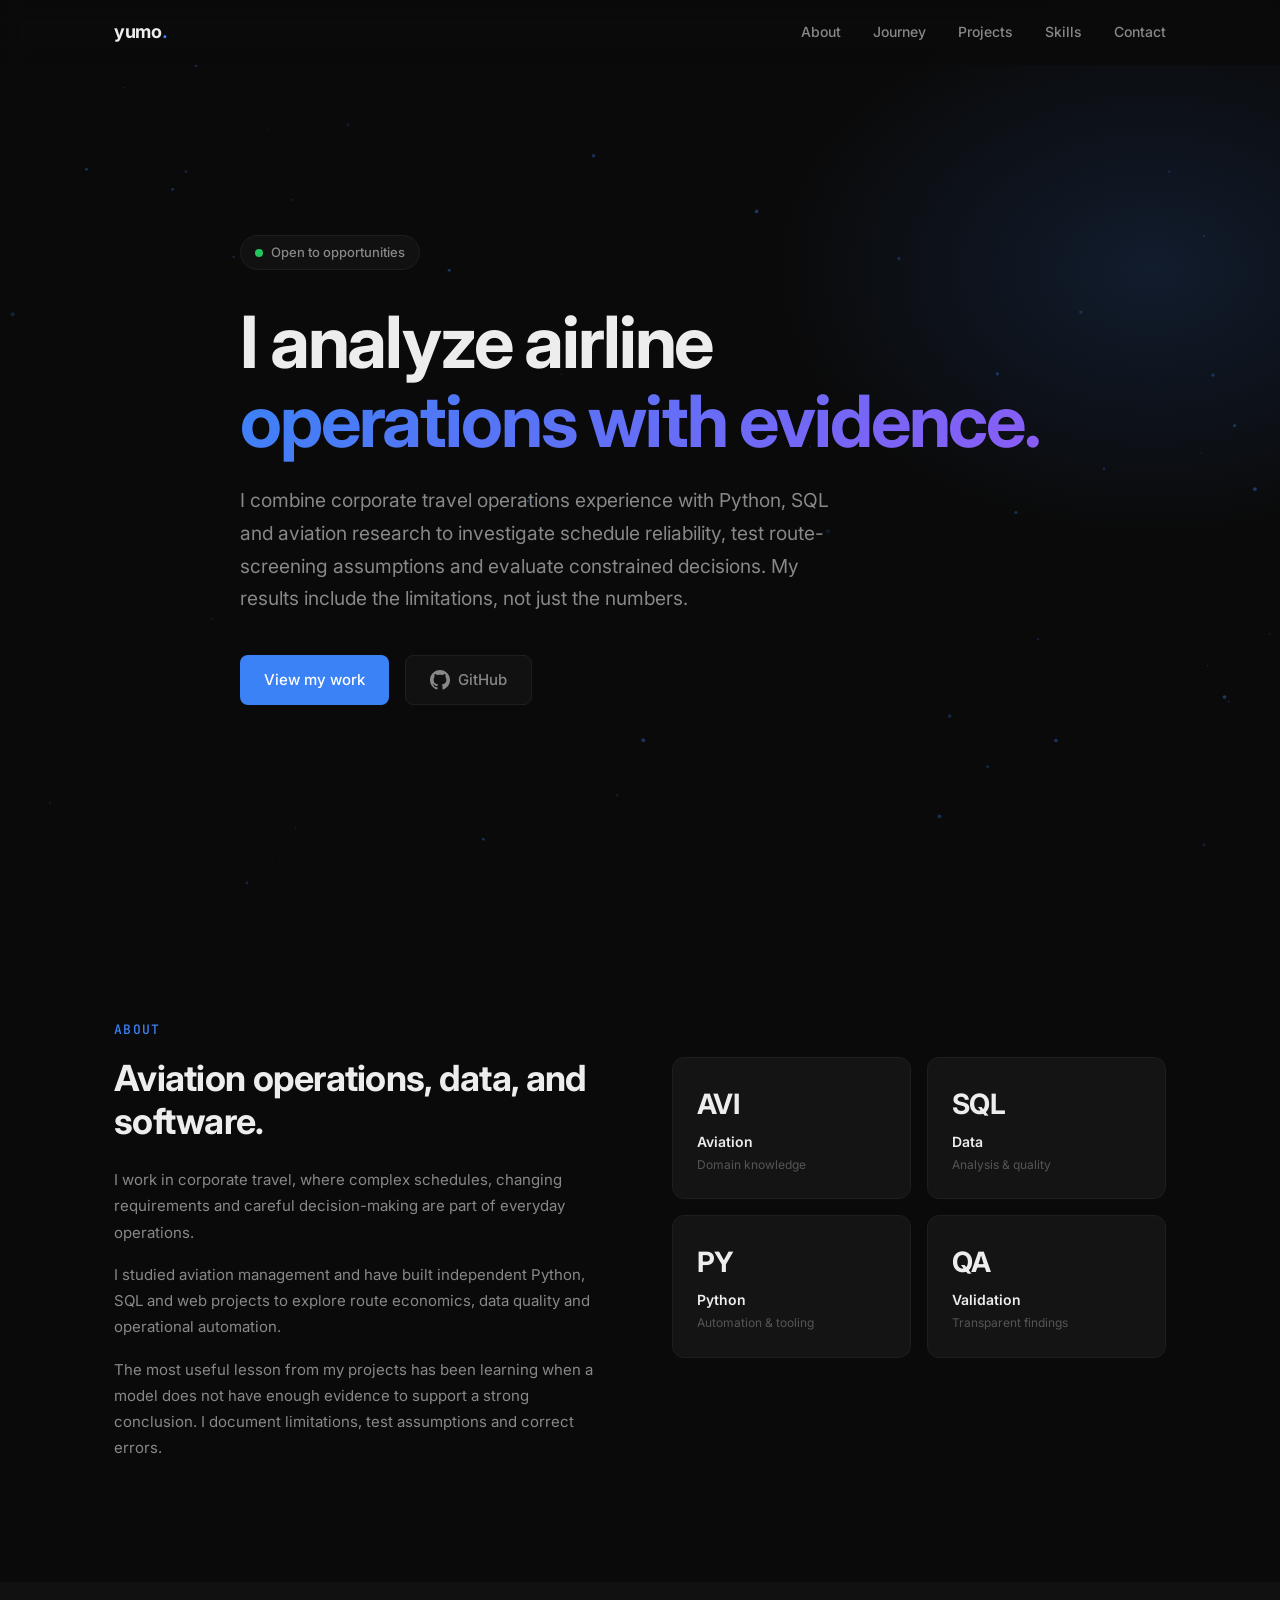
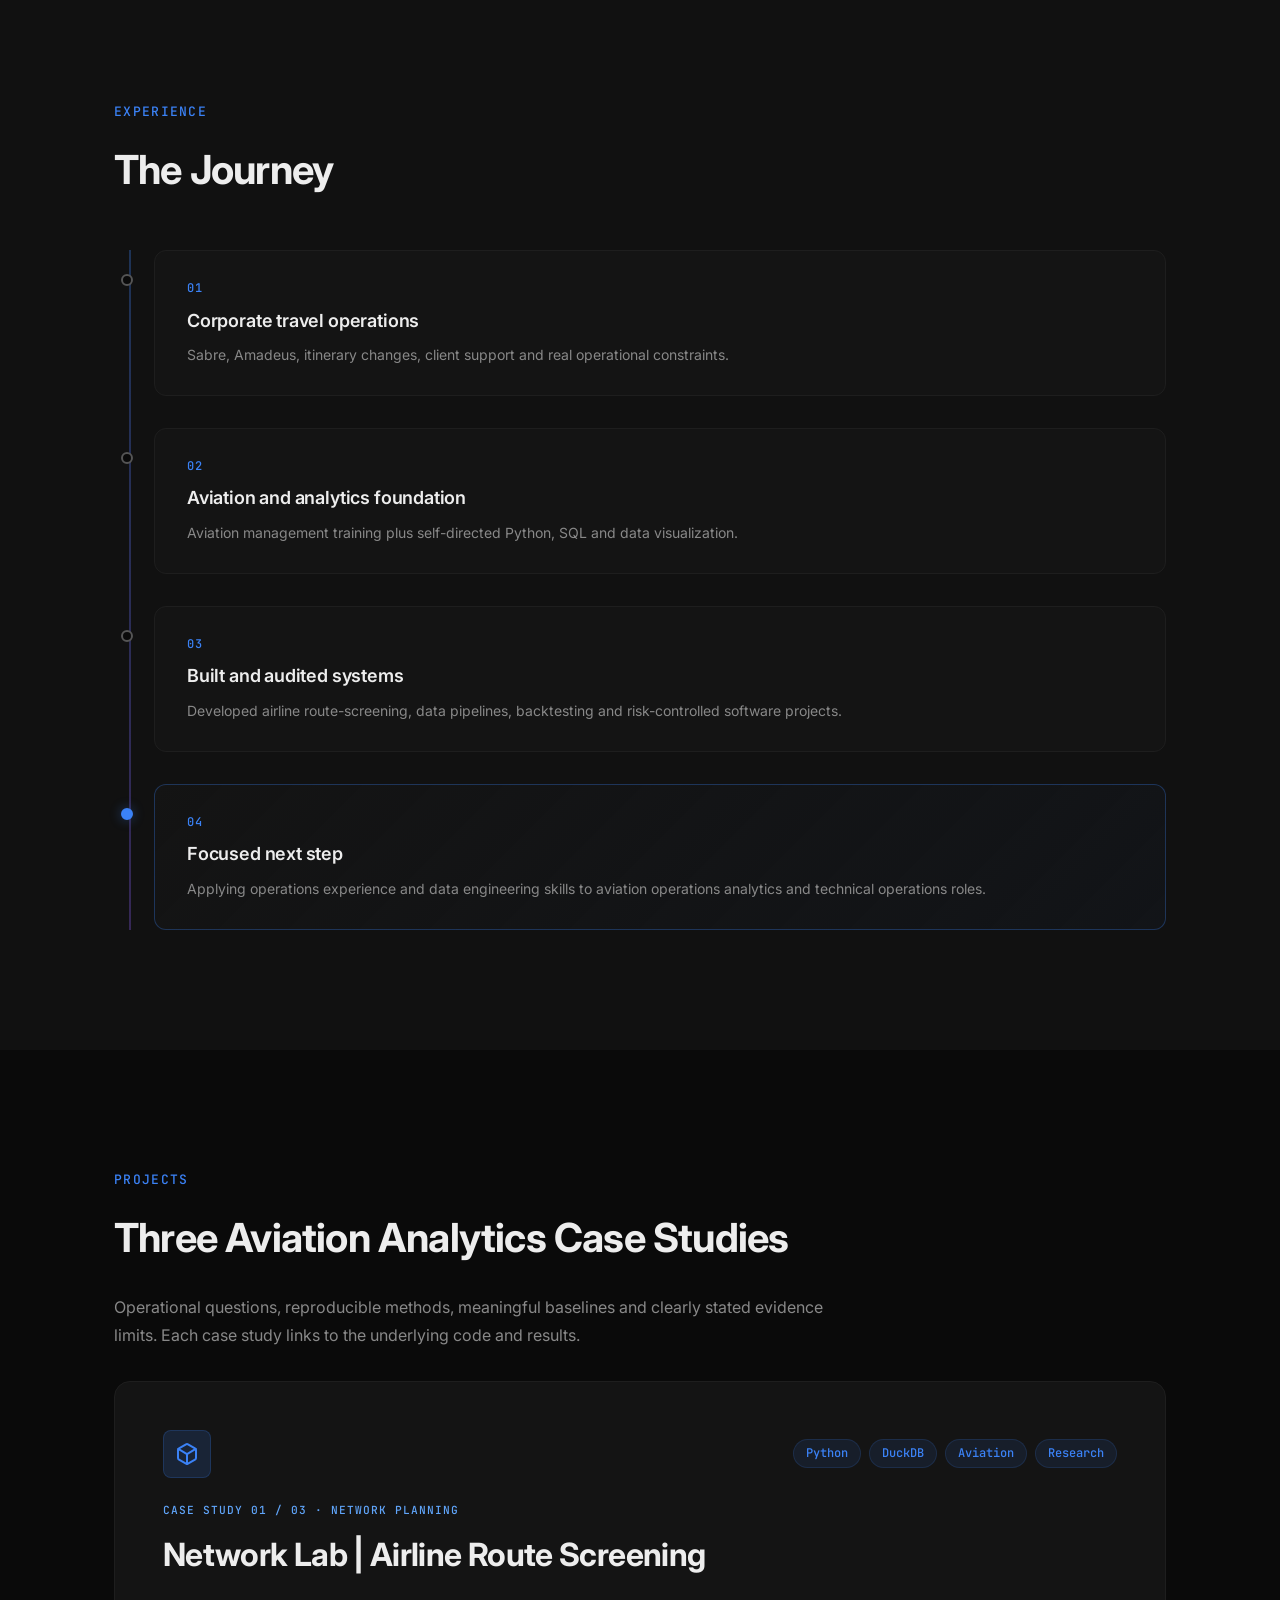
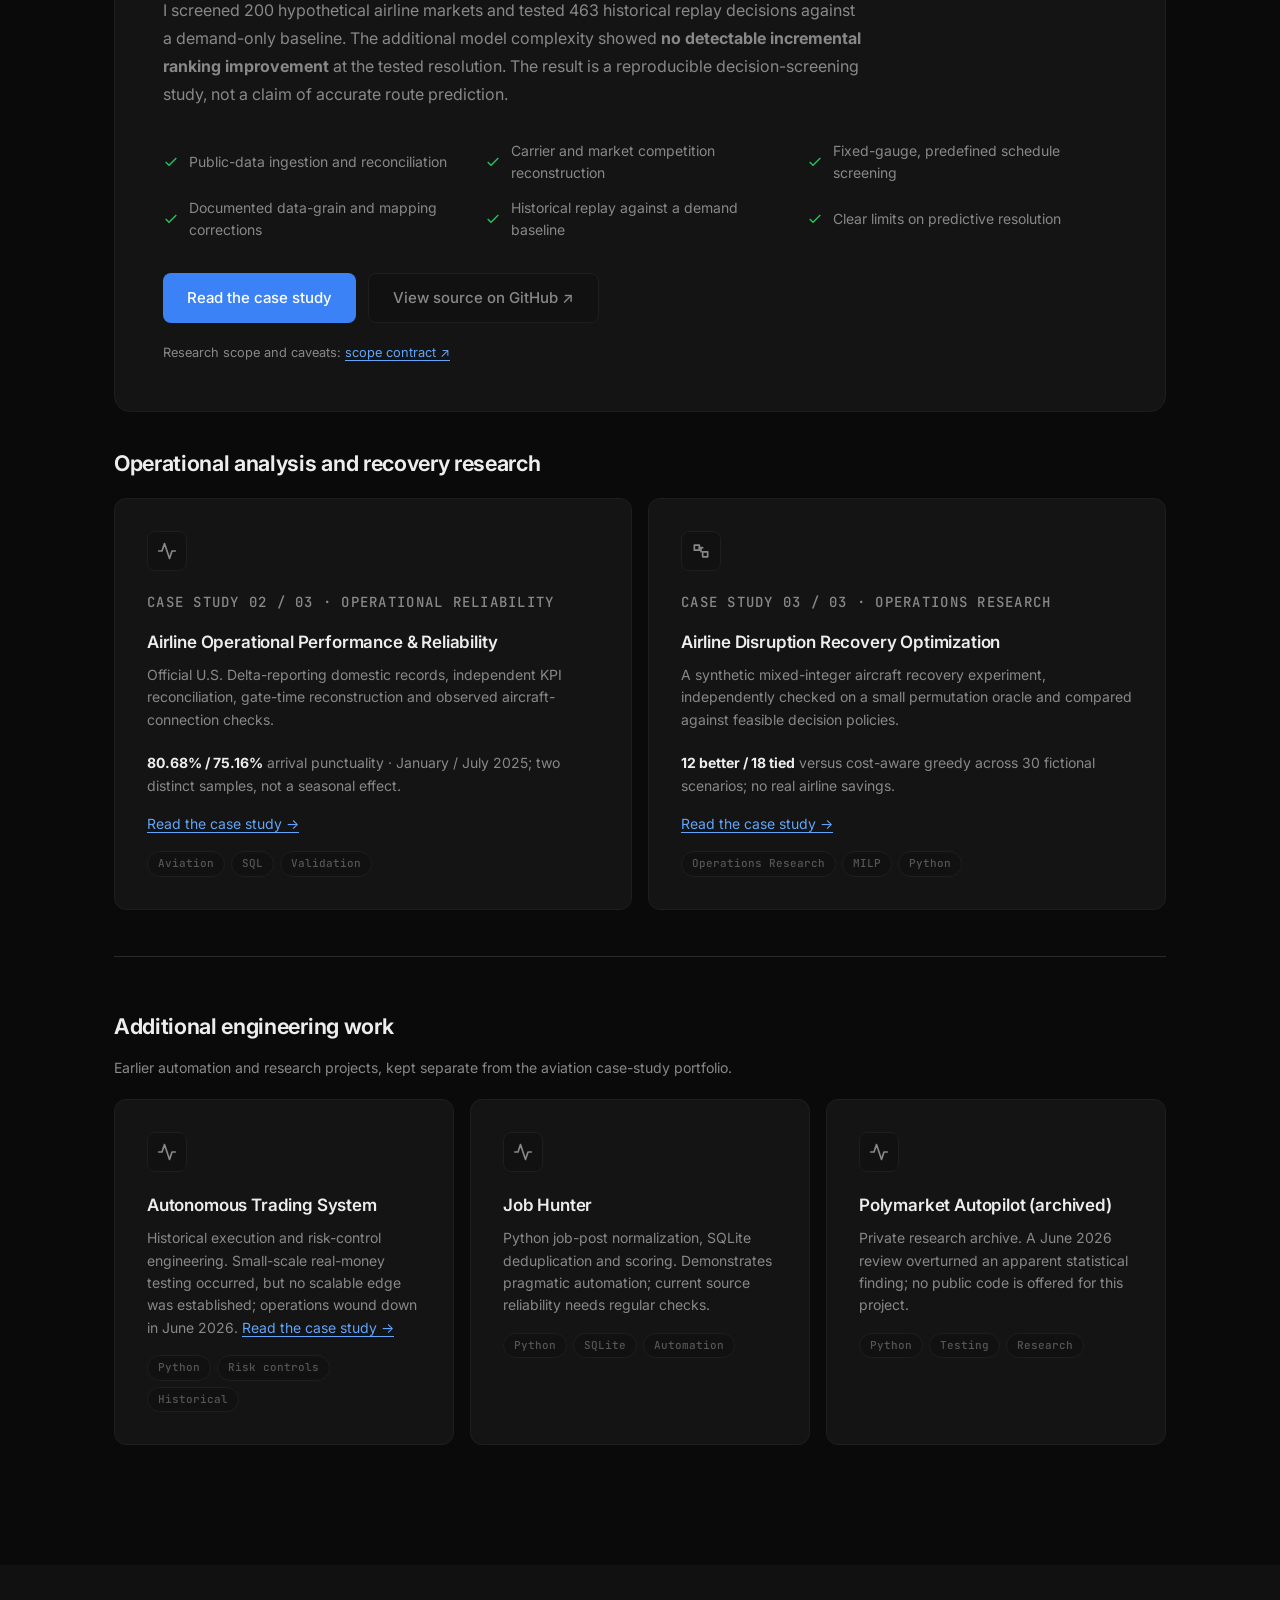
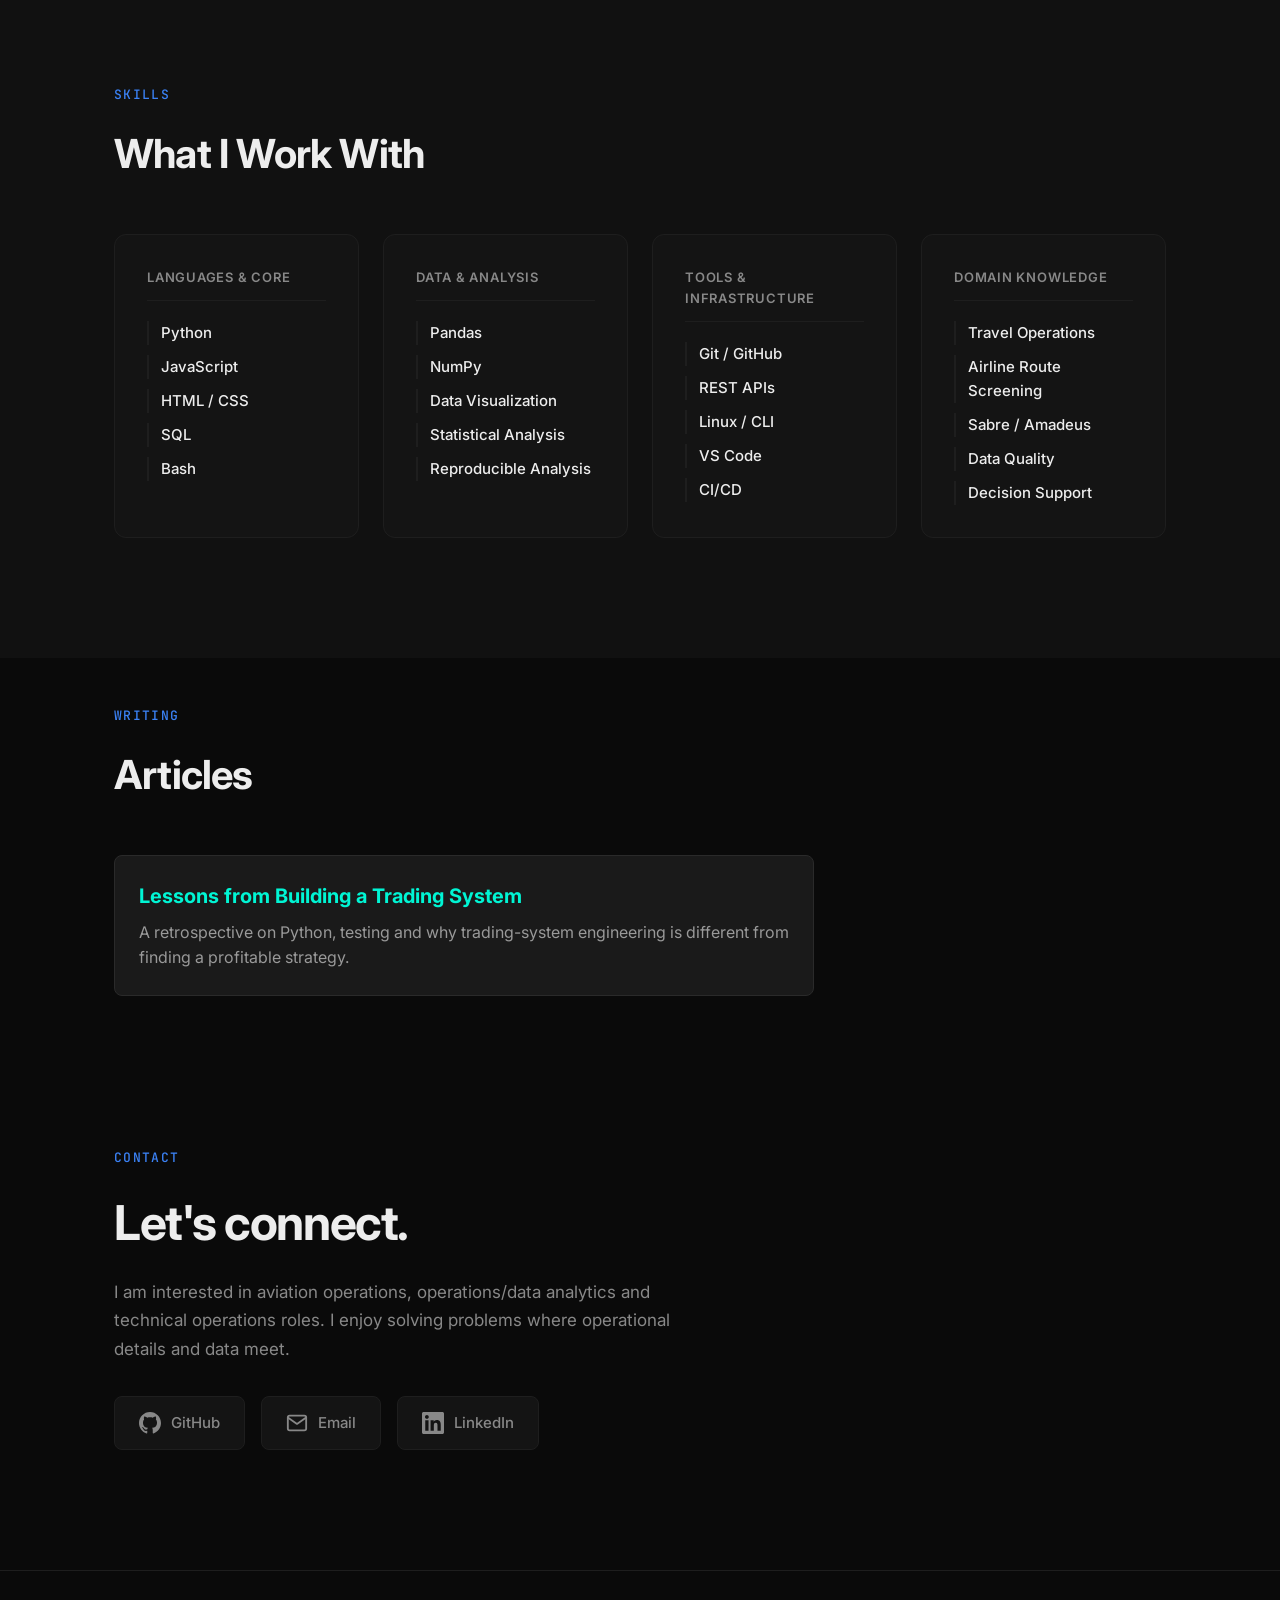
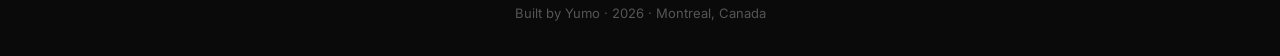
<file: index.html>
<!DOCTYPE html>
<html lang="en">
<head>
<meta charset="utf-8"/>
<meta content="width=device-width, initial-scale=1.0" name="viewport"/>
<title>Yumo Xu | Aviation Operations &amp; Data Analytics</title>
<meta content="Yumo Xu — aviation operations and data analytics portfolio. Projects in airline route screening, Python, SQL, and decision-support systems." name="description"/>
<!-- Open Graph / Social Sharing -->
<meta content="website" property="og:type"/>
<meta content="https://yumorepos.github.io/" property="og:url"/>
<meta content="Yumo Xu | Aviation Operations &amp; Data Analytics" property="og:title"/>
<meta content="Aviation and operations experience meets practical Python, SQL, and reproducible data analytics." property="og:description"/>

<!-- Twitter Card -->
<meta content="summary" name="twitter:card"/>
<meta content="Yumo Xu | Aviation Operations &amp; Data Analytics" name="twitter:title"/>
<meta content="Projects in airline route screening, Python, SQL, and operational decision support." name="twitter:description"/>

<link href="https://fonts.googleapis.com" rel="preconnect"/>
<link crossorigin="" href="https://fonts.gstatic.com" rel="preconnect"/>
<link href="https://fonts.googleapis.com/css2?family=Inter:wght@400;500;600;700&amp;family=JetBrains+Mono:wght@400;500&amp;display=swap" rel="stylesheet"/>
<link href="style.css" rel="stylesheet"/>
<link href="data:image/svg+xml,&lt;svg xmlns='http://www.w3.org/2000/svg' viewBox='0 0 100 100'&gt;&lt;text y='.9em' font-size='90'&gt;⚡&lt;/text&gt;&lt;/svg&gt;" rel="icon"/>
</head>
<body>
<!-- Nav -->
<nav class="nav" id="nav">
<div class="nav-inner">
<a class="nav-logo" href="#hero">yumo<span class="accent">.</span></a>
<div class="nav-links">
<a href="#about">About</a>
<a href="#journey">Journey</a>
<a href="#projects">Projects</a>
<a href="#skills">Skills</a>
<a href="#contact">Contact</a>
</div>
<button aria-label="Menu" aria-controls="mobile-menu" aria-expanded="false" class="mobile-menu-btn" id="mobile-menu-btn">
<span></span><span></span><span></span>
</button>
</div>
<div class="mobile-menu" id="mobile-menu">
<a href="#about">About</a>
<a href="#journey">Journey</a>
<a href="#projects">Projects</a>
<a href="#skills">Skills</a>
<a href="#contact">Contact</a>
</div>
</nav>
<!-- Hero -->
<section class="hero" id="hero">
<canvas id="hero-particles"></canvas>
<div class="container hero-content">
<div class="hero-badge">
<span class="status-dot"></span>
        Open to opportunities
      </div>
<h1 class="hero-title">
        I analyze airline<br/>
<span class="gradient-text">operations with evidence.</span>
</h1>
<p class="hero-subtitle">I combine corporate travel operations experience with Python, SQL and aviation research to investigate schedule reliability, test route-screening assumptions and evaluate constrained decisions. My results include the limitations, not just the numbers.</p>
<div class="hero-actions">
<a class="btn btn-primary" href="#projects">View my work</a>
<a class="btn btn-secondary" href="https://github.com/yumorepos" rel="noopener" target="_blank">
<svg fill="currentColor" height="20" viewbox="0 0 24 24" width="20"><path d="M12 0c-6.626 0-12 5.373-12 12 0 5.302 3.438 9.8 8.207 11.387.599.111.793-.261.793-.577v-2.234c-3.338.726-4.033-1.416-4.033-1.416-.546-1.387-1.333-1.756-1.333-1.756-1.089-.745.083-.729.083-.729 1.205.084 1.839 1.237 1.839 1.237 1.07 1.834 2.807 1.304 3.492.997.107-.775.418-1.305.762-1.604-2.665-.305-5.467-1.334-5.467-5.931 0-1.311.469-2.381 1.236-3.221-.124-.303-.535-1.524.117-3.176 0 0 1.008-.322 3.301 1.23.957-.266 1.983-.399 3.003-.404 1.02.005 2.047.138 3.006.404 2.291-1.552 3.297-1.23 3.297-1.23.653 1.653.242 2.874.118 3.176.77.84 1.235 1.911 1.235 3.221 0 4.609-2.807 5.624-5.479 5.921.43.372.823 1.102.823 2.222v3.293c0 .319.192.694.801.576 4.765-1.589 8.199-6.086 8.199-11.386 0-6.627-5.373-12-12-12z"></path></svg>
          GitHub
        </a>
</div>
</div>
<div class="hero-gradient"></div>
</section>
<!-- About -->
<section class="section" id="about">
<div class="container">
<div class="section-label">About</div>
<div class="about-grid">
<div class="about-content">
<h2>Aviation operations, data, and software.</h2>
<p>I work in corporate travel, where complex schedules, changing requirements and careful decision-making are part of everyday operations.</p>
<p>I studied aviation management and have built independent Python, SQL and web projects to explore route economics, data quality and operational automation.</p>
<p>The most useful lesson from my projects has been learning when a model does not have enough evidence to support a strong conclusion. I document limitations, test assumptions and correct errors.</p>
</div>
<div class="about-stats">
<div class="stat-card">
<div class="stat-number">AVI</div>
<div class="stat-label">Aviation</div>
<div class="stat-desc">Domain knowledge</div>
</div>
<div class="stat-card">
<div class="stat-number">SQL</div>
<div class="stat-label">Data</div>
<div class="stat-desc">Analysis &amp; quality</div>
</div>
<div class="stat-card">
<div class="stat-number">PY</div>
<div class="stat-label">Python</div>
<div class="stat-desc">Automation &amp; tooling</div>
</div>
<div class="stat-card">
<div class="stat-number">QA</div>
<div class="stat-label">Validation</div>
<div class="stat-desc">Transparent findings</div>
</div>
</div>
</div>
</div>
</section>
<!-- Journey / Timeline -->
<section class="section section-alt" id="journey">
<div class="container">
<div class="section-label">Experience</div>
<h2 class="section-title timeline-header">The Journey</h2>
<div class="timeline">
<div class="timeline-line"></div>
<div class="timeline-entries">
<div class="timeline-entry">
<div class="timeline-dot"></div>
<div class="timeline-card">
<div class="timeline-step">01</div>
<h3>Corporate travel operations</h3>
<p>Sabre, Amadeus, itinerary changes, client support and real operational constraints.</p>
</div>
</div>
<div class="timeline-entry">
<div class="timeline-dot"></div>
<div class="timeline-card">
<div class="timeline-step">02</div>
<h3>Aviation and analytics foundation</h3>
<p>Aviation management training plus self-directed Python, SQL and data visualization.</p>
</div>
</div>
<div class="timeline-entry">
<div class="timeline-dot"></div>
<div class="timeline-card">
<div class="timeline-step">03</div>
<h3>Built and audited systems</h3>
<p>Developed airline route-screening, data pipelines, backtesting and risk-controlled software projects.</p>
</div>
</div>
<div class="timeline-entry">
<div class="timeline-dot active"></div>
<div class="timeline-card active">
<div class="timeline-step">04</div>
<h3>Focused next step</h3>
<p>Applying operations experience and data engineering skills to aviation operations analytics and technical operations roles.</p>
</div>
</div>
</div>
</div>
</div>
</section>
<!-- Projects -->
<section class="section" id="projects">
<div class="container">
<div class="section-label">Projects</div>
<h2 class="section-title">Three Aviation Analytics Case Studies</h2>
<p class="portfolio-intro">Operational questions, reproducible methods, meaningful baselines and clearly stated evidence limits. Each case study links to the underlying code and results.</p>
<!-- Featured Project -->
<div class="project-featured">
<div class="project-featured-header">
<div class="project-icon">
<svg fill="none" height="24" stroke="currentColor" stroke-linecap="round" stroke-linejoin="round" stroke-width="2" viewbox="0 0 24 24" width="24"><path d="M21 16V8a2 2 0 0 0-1-1.73l-7-4a2 2 0 0 0-2 0l-7 4A2 2 0 0 0 3 8v8a2 2 0 0 0 1 1.73l7 4a2 2 0 0 0 2 0l7-4A2 2 0 0 0 21 16z"></path><polyline points="3.27 6.96 12 12.01 20.73 6.96"></polyline><line x1="12" x2="12" y1="22.08" y2="12"></line></svg>
</div>
<div class="project-tags">
<span class="tag">Python</span>
<span class="tag">DuckDB</span>
<span class="tag">Aviation</span>
<span class="tag">Research</span>
</div>
</div>
<p class="portfolio-series">CASE STUDY 01 / 03 · NETWORK PLANNING</p>
<h3 class="project-featured-title">Network Lab | Airline Route Screening</h3>
<p class="project-featured-desc">I screened 200 hypothetical airline markets and tested 463 historical replay decisions against a demand-only baseline. The additional model complexity showed <strong>no detectable incremental ranking improvement</strong> at the tested resolution. The result is a reproducible decision-screening study, not a claim of accurate route prediction.</p>
<div class="project-features">
<div class="feature"><svg fill="none" height="16" stroke="currentColor" stroke-width="2" viewbox="0 0 24 24" width="16"><polyline points="20 6 9 17 4 12"></polyline></svg> Public-data ingestion and reconciliation</div>
<div class="feature"><svg fill="none" height="16" stroke="currentColor" stroke-width="2" viewbox="0 0 24 24" width="16"><polyline points="20 6 9 17 4 12"></polyline></svg> Carrier and market competition reconstruction</div>
<div class="feature"><svg fill="none" height="16" stroke="currentColor" stroke-width="2" viewbox="0 0 24 24" width="16"><polyline points="20 6 9 17 4 12"></polyline></svg> Fixed-gauge, predefined schedule screening</div>
<div class="feature"><svg fill="none" height="16" stroke="currentColor" stroke-width="2" viewbox="0 0 24 24" width="16"><polyline points="20 6 9 17 4 12"></polyline></svg> Documented data-grain and mapping corrections</div>
<div class="feature"><svg fill="none" height="16" stroke="currentColor" stroke-width="2" viewbox="0 0 24 24" width="16"><polyline points="20 6 9 17 4 12"></polyline></svg> Historical replay against a demand baseline</div>
<div class="feature"><svg fill="none" height="16" stroke="currentColor" stroke-width="2" viewbox="0 0 24 24" width="16"><polyline points="20 6 9 17 4 12"></polyline></svg> Clear limits on predictive resolution</div>
</div>
<div class="project-actions">
<a class="btn btn-primary" href="network-lab.html">Read the case study</a>
<a class="btn btn-secondary" href="https://github.com/yumorepos/network-lab" rel="noopener" target="_blank">View source on GitHub ↗</a>
</div><p class="featured-evidence">Research scope and caveats: <a href="https://github.com/yumorepos/network-lab/blob/main/docs/FINAL_SCOPE_CONTRACT.md" rel="noopener noreferrer" target="_blank">scope contract ↗</a></p>
</div>
<!-- Aviation case studies continue in a dedicated two-column group -->
<h3 class="portfolio-subheading">Operational analysis and recovery research</h3>
<div class="projects-grid aviation-portfolio-grid"><div class="project-card"><div class="project-card-icon">
<svg fill="none" height="20" stroke="currentColor" stroke-linecap="round" stroke-linejoin="round" stroke-width="2" viewbox="0 0 24 24" width="20"><polyline points="22 12 18 12 15 21 9 3 6 12 2 12"></polyline></svg>
</div><p class="portfolio-series">CASE STUDY 02 / 03 · OPERATIONAL RELIABILITY</p>
<h4><a href="airline-operations.html">Airline Operational Performance &amp; Reliability</a></h4><p>Official U.S. Delta-reporting domestic records, independent KPI reconciliation, gate-time reconstruction and observed aircraft-connection checks.</p><p class="portfolio-kpi"><strong>80.68% / 75.16%</strong> arrival punctuality · January / July 2025; two distinct samples, not a seasonal effect.</p><p><a class="case-inline-link" href="airline-operations.html">Read the case study →</a></p><div class="project-card-tags"><span class="tag-sm">Aviation</span><span class="tag-sm">SQL</span><span class="tag-sm">Validation</span></div></div><div class="project-card"><div class="project-card-icon">
<svg fill="none" height="20" stroke="currentColor" stroke-linecap="round" stroke-linejoin="round" stroke-width="2" viewbox="0 0 24 24" width="20"><path d="M4 5h6v6H4zM14 13h6v6h-6z"></path><path d="M10 8h4m-2 0v5"></path></svg>
</div><p class="portfolio-series">CASE STUDY 03 / 03 · OPERATIONS RESEARCH</p>
<h4><a href="disruption-recovery.html">Airline Disruption Recovery Optimization</a></h4><p>A synthetic mixed-integer aircraft recovery experiment, independently checked on a small permutation oracle and compared against feasible decision policies.</p><p class="portfolio-kpi"><strong>12 better / 18 tied</strong> versus cost-aware greedy across 30 fictional scenarios; no real airline savings.</p><p><a class="case-inline-link" href="disruption-recovery.html">Read the case study →</a></p><div class="project-card-tags"><span class="tag-sm">Operations Research</span><span class="tag-sm">MILP</span><span class="tag-sm">Python</span></div></div></div>
<div class="portfolio-secondary">
<h3 class="portfolio-subheading">Additional engineering work</h3>
<p class="portfolio-secondary-note">Earlier automation and research projects, kept separate from the aviation case-study portfolio.</p>
<div class="projects-grid other-projects-grid"><div class="project-card"><div class="project-card-icon">
<svg fill="none" height="20" stroke="currentColor" stroke-linecap="round" stroke-linejoin="round" stroke-width="2" viewbox="0 0 24 24" width="20"><polyline points="22 12 18 12 15 21 9 3 6 12 2 12"></polyline></svg>
</div><h4><a href="case-study.html">Autonomous Trading System</a></h4><p>Historical execution and risk-control engineering. Small-scale real-money testing occurred, but no scalable edge was established; operations wound down in June 2026. <a class="case-inline-link" href="case-study.html">Read the case study →</a></p><div class="project-card-tags"><span class="tag-sm">Python</span><span class="tag-sm">Risk controls</span><span class="tag-sm">Historical</span></div></div><div class="project-card"><div class="project-card-icon">
<svg fill="none" height="20" stroke="currentColor" stroke-linecap="round" stroke-linejoin="round" stroke-width="2" viewbox="0 0 24 24" width="20"><polyline points="22 12 18 12 15 21 9 3 6 12 2 12"></polyline></svg>
</div><h4><a href="https://github.com/yumorepos/job-hunter" rel="noopener" target="_blank">Job Hunter</a></h4><p>Python job-post normalization, SQLite deduplication and scoring. Demonstrates pragmatic automation; current source reliability needs regular checks.</p><div class="project-card-tags"><span class="tag-sm">Python</span><span class="tag-sm">SQLite</span><span class="tag-sm">Automation</span></div></div><div class="project-card"><div class="project-card-icon">
<svg fill="none" height="20" stroke="currentColor" stroke-linecap="round" stroke-linejoin="round" stroke-width="2" viewbox="0 0 24 24" width="20"><polyline points="22 12 18 12 15 21 9 3 6 12 2 12"></polyline></svg>
</div><h4>Polymarket Autopilot (archived)</h4><p>Private research archive. A June 2026 review overturned an apparent statistical finding; no public code is offered for this project.</p><div class="project-card-tags"><span class="tag-sm">Python</span><span class="tag-sm">Testing</span><span class="tag-sm">Research</span></div></div></div>
</div>
</div>
</section>
<!-- Skills -->
<section class="section section-alt" id="skills">
<div class="container">
<div class="section-label">Skills</div>
<h2 class="section-title">What I Work With</h2>
<div class="skills-grid">
<div class="skill-group">
<h4>Languages &amp; Core</h4>
<div class="skill-items">
<div class="skill-item">Python</div>
<div class="skill-item">JavaScript</div>
<div class="skill-item">HTML / CSS</div>
<div class="skill-item">SQL</div>
<div class="skill-item">Bash</div>
</div>
</div>
<div class="skill-group">
<h4>Data &amp; Analysis</h4>
<div class="skill-items">
<div class="skill-item">Pandas</div>
<div class="skill-item">NumPy</div>
<div class="skill-item">Data Visualization</div>
<div class="skill-item">Statistical Analysis</div>
<div class="skill-item">Reproducible Analysis</div>
</div>
</div>
<div class="skill-group">
<h4>Tools &amp; Infrastructure</h4>
<div class="skill-items">
<div class="skill-item">Git / GitHub</div>
<div class="skill-item">REST APIs</div>
<div class="skill-item">Linux / CLI</div>
<div class="skill-item">VS Code</div>
<div class="skill-item">CI/CD</div>
</div>
</div>
<div class="skill-group">
<h4>Domain Knowledge</h4>
<div class="skill-items">
<div class="skill-item">Travel Operations</div>
<div class="skill-item">Airline Route Screening</div>
<div class="skill-item">Sabre / Amadeus</div>
<div class="skill-item">Data Quality</div>
<div class="skill-item">Decision Support</div>
</div>
</div>
</div>
</div>
</section>
<!-- Writing -->
<section class="section" style="padding-top:3rem;padding-bottom:2rem;">
<div class="container">
<div class="section-label">Writing</div>
<h2 class="section-title">Articles</h2>
<div style="max-width:700px;">
<a href="https://www.linkedin.com/feed/update/urn:li:activity:7436191286480498688/" rel="noopener" style="display:block;padding:1.5rem;background:#1a1a1a;border-radius:8px;border:1px solid #2a2a2a;text-decoration:none;transition:all 0.2s;" target="_blank">
<h3 style="color:#00f5d4;margin:0 0 0.5rem 0;font-size:1.25rem;">Lessons from Building a Trading System</h3>
<p style="color:#999;margin:0;line-height:1.6;">A retrospective on Python, testing and why trading-system engineering is different from finding a profitable strategy.</p>
</a>
</div>
</div>
</section>
<!-- Contact -->
<section class="section" id="contact">
<div class="container">
<div class="contact-block">
<div class="section-label">Contact</div>
<h2>Let's connect.</h2>
<p>I am interested in aviation operations, operations/data analytics and technical operations roles. I enjoy solving problems where operational details and data meet.</p>
<div class="contact-links">
<a class="contact-link" href="https://github.com/yumorepos" rel="noopener" target="_blank">
<svg fill="currentColor" height="22" viewbox="0 0 24 24" width="22"><path d="M12 0c-6.626 0-12 5.373-12 12 0 5.302 3.438 9.8 8.207 11.387.599.111.793-.261.793-.577v-2.234c-3.338.726-4.033-1.416-4.033-1.416-.546-1.387-1.333-1.756-1.333-1.756-1.089-.745.083-.729.083-.729 1.205.084 1.839 1.237 1.839 1.237 1.07 1.834 2.807 1.304 3.492.997.107-.775.418-1.305.762-1.604-2.665-.305-5.467-1.334-5.467-5.931 0-1.311.469-2.381 1.236-3.221-.124-.303-.535-1.524.117-3.176 0 0 1.008-.322 3.301 1.23.957-.266 1.983-.399 3.003-.404 1.02.005 2.047.138 3.006.404 2.291-1.552 3.297-1.23 3.297-1.23.653 1.653.242 2.874.118 3.176.77.84 1.235 1.911 1.235 3.221 0 4.609-2.807 5.624-5.479 5.921.43.372.823 1.102.823 2.222v3.293c0 .319.192.694.801.576 4.765-1.589 8.199-6.086 8.199-11.386 0-6.627-5.373-12-12-12z"></path></svg>
            GitHub
          </a>
<a class="contact-link" href="mailto:Yumo.hsu@gmail.com">
<svg fill="none" height="22" stroke="currentColor" stroke-linecap="round" stroke-linejoin="round" stroke-width="2" viewbox="0 0 24 24" width="22"><path d="M4 4h16c1.1 0 2 .9 2 2v12c0 1.1-.9 2-2 2H4c-1.1 0-2-.9-2-2V6c0-1.1.9-2 2-2z"></path><polyline points="22,6 12,13 2,6"></polyline></svg>
            Email
          </a>
<a class="contact-link" href="https://linkedin.com/in/yumo-xu-1589b7326" rel="noopener" target="_blank">
<svg fill="currentColor" height="22" viewbox="0 0 24 24" width="22"><path d="M20.447 20.452h-3.554v-5.569c0-1.328-.027-3.037-1.852-3.037-1.853 0-2.136 1.445-2.136 2.939v5.667H9.351V9h3.414v1.561h.046c.477-.9 1.637-1.85 3.37-1.85 3.601 0 4.267 2.37 4.267 5.455v6.286zM5.337 7.433c-1.144 0-2.063-.926-2.063-2.065 0-1.138.92-2.063 2.063-2.063 1.14 0 2.064.925 2.064 2.063 0 1.139-.925 2.065-2.064 2.065zm1.782 13.019H3.555V9h3.564v11.452zM22.225 0H1.771C.792 0 0 .774 0 1.729v20.542C0 23.227.792 24 1.771 24h20.451C23.2 24 24 23.227 24 22.271V1.729C24 .774 23.2 0 22.222 0h.003z"></path></svg>
            LinkedIn
          </a>
</div>
</div>
</div>
</section>
<!-- Footer -->
<footer class="footer">
<div class="container">
<p>Built by Yumo · <span id="year"></span> · Montreal, Canada</p>
</div>
</footer>
<script src="main.js"></script>
</body>
</html>
</file>
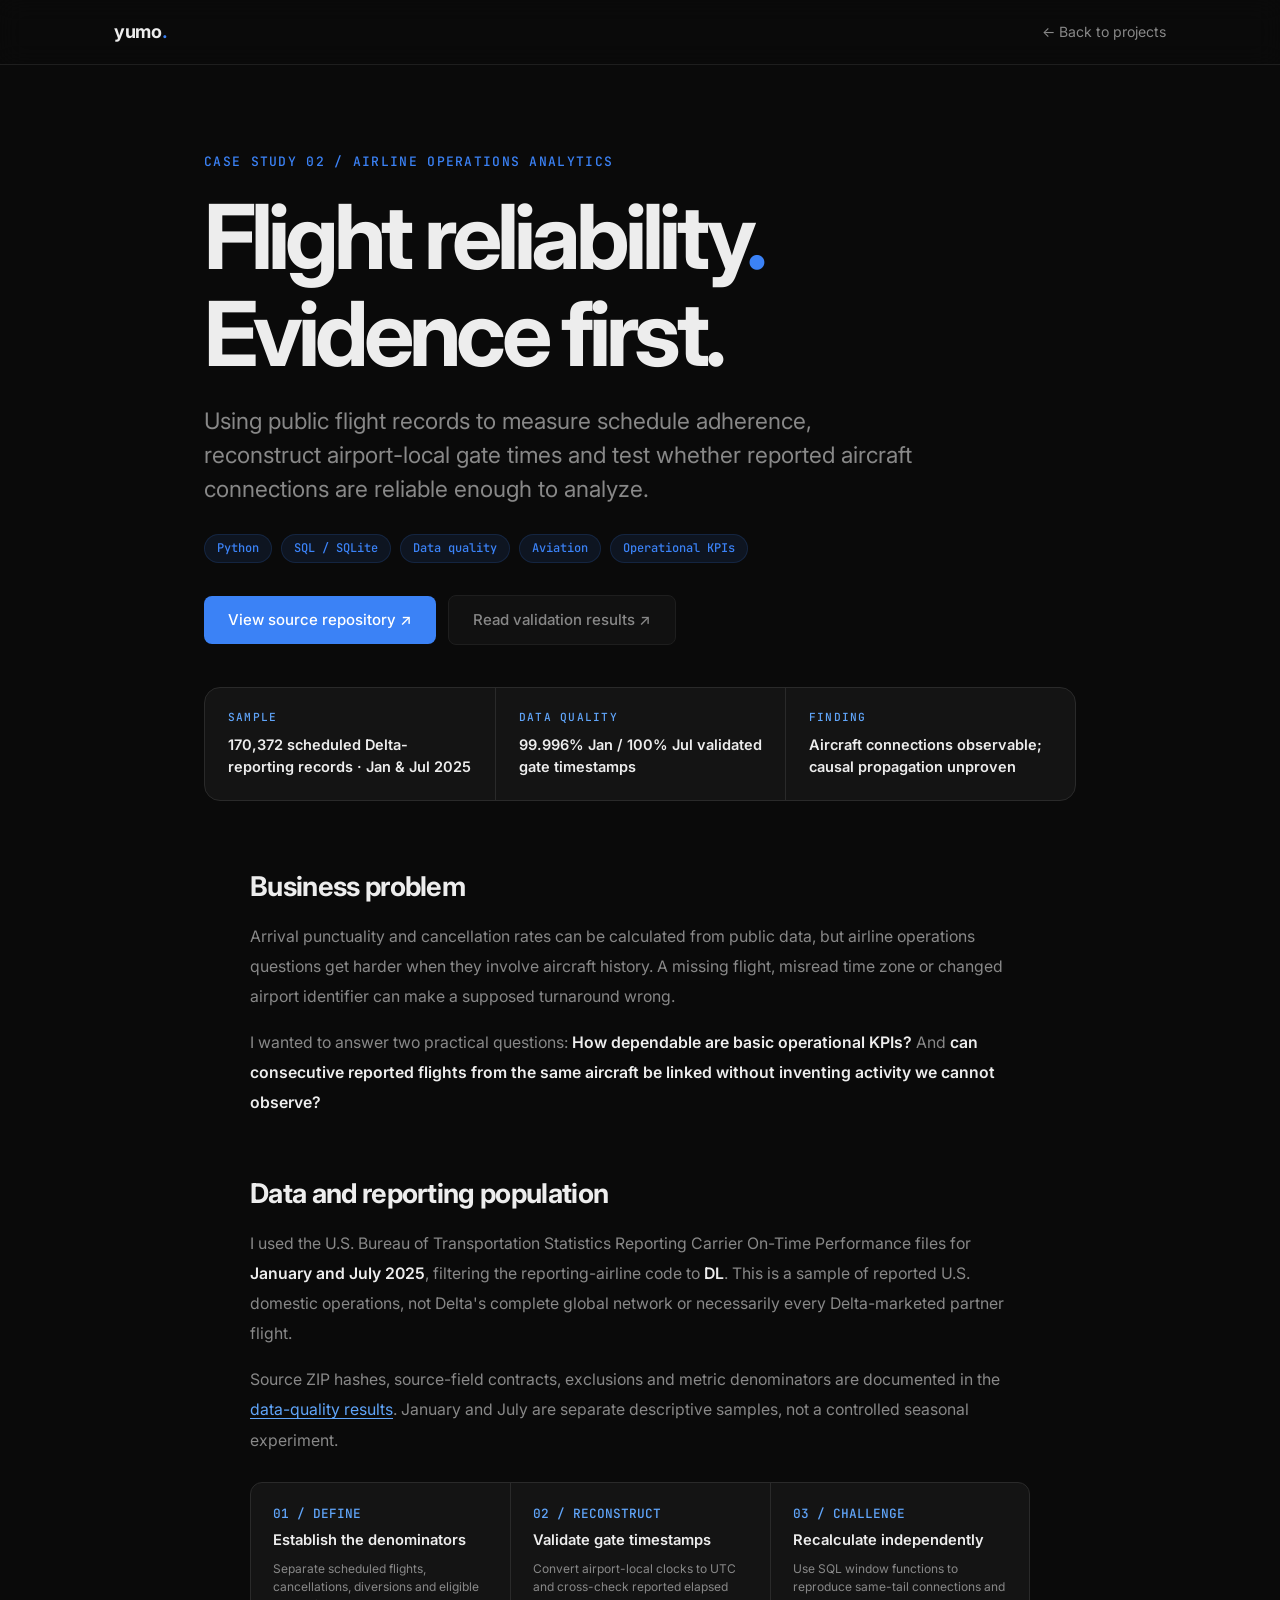
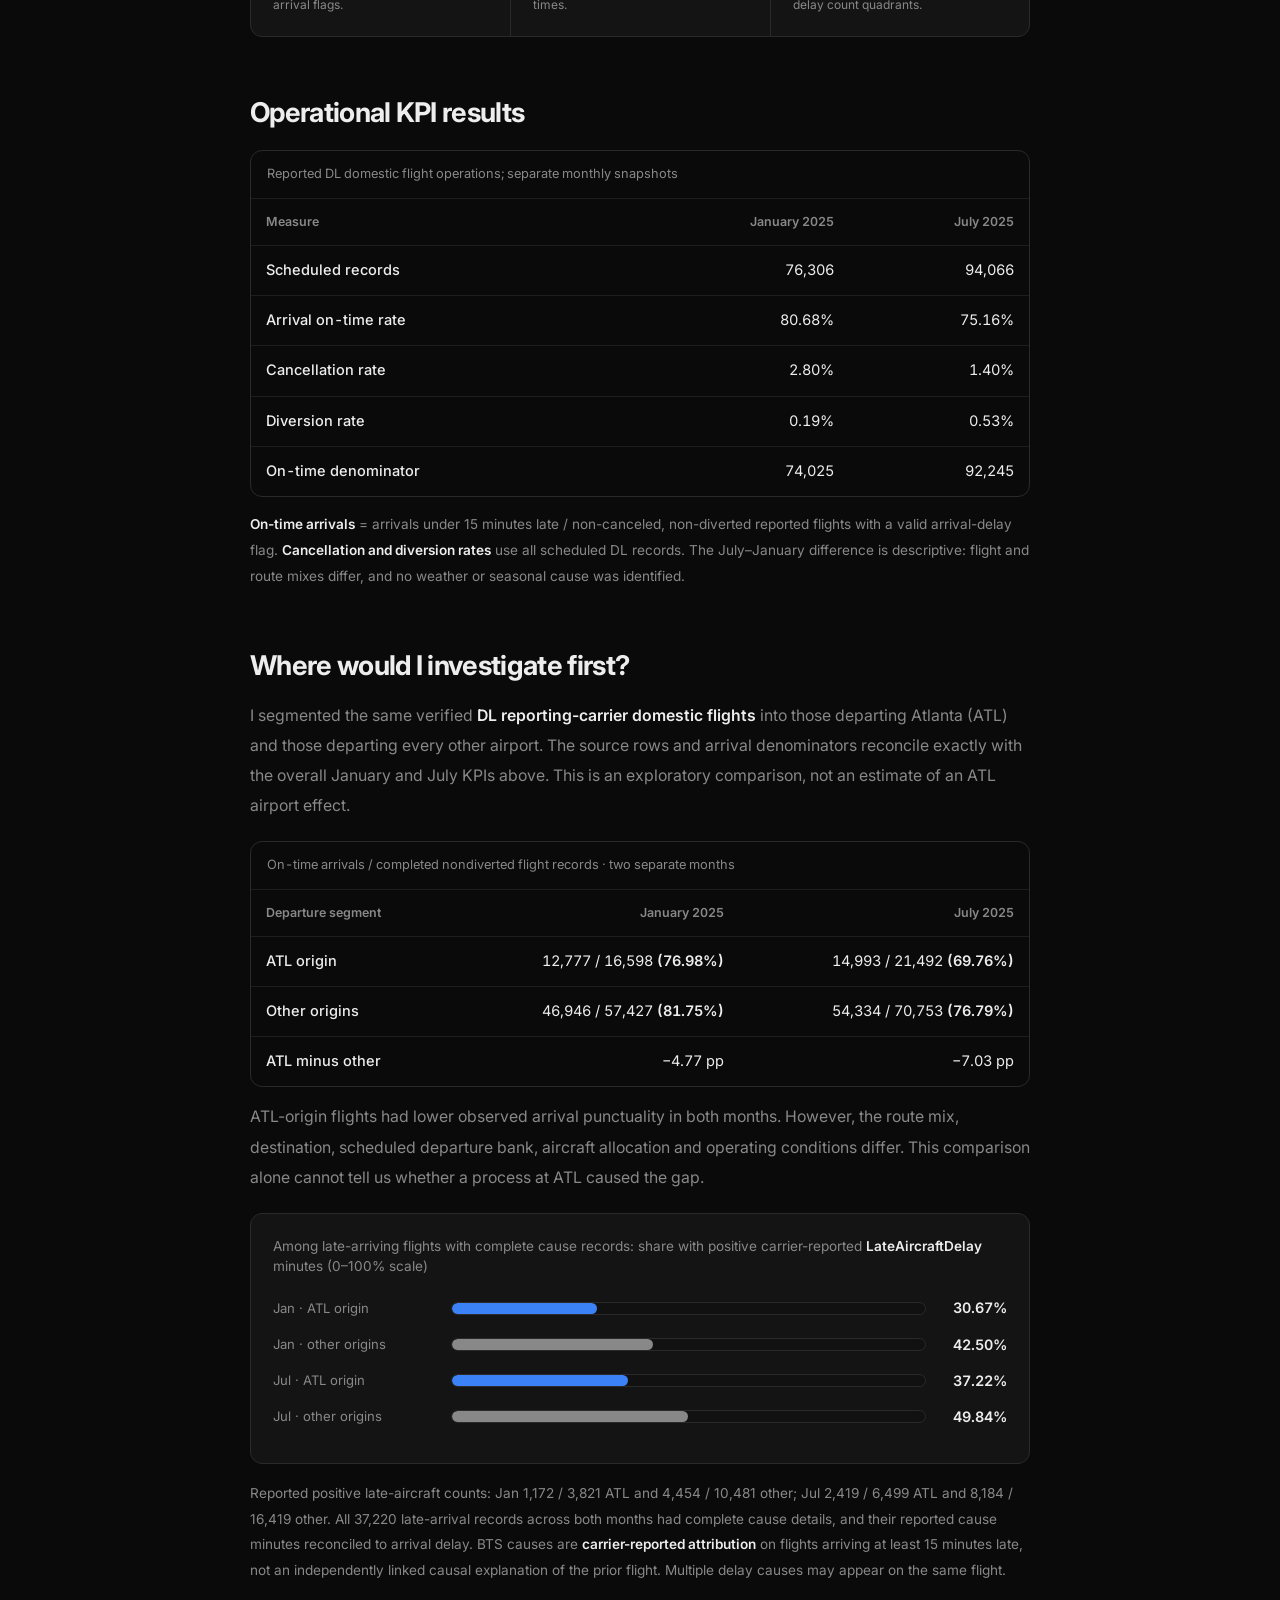
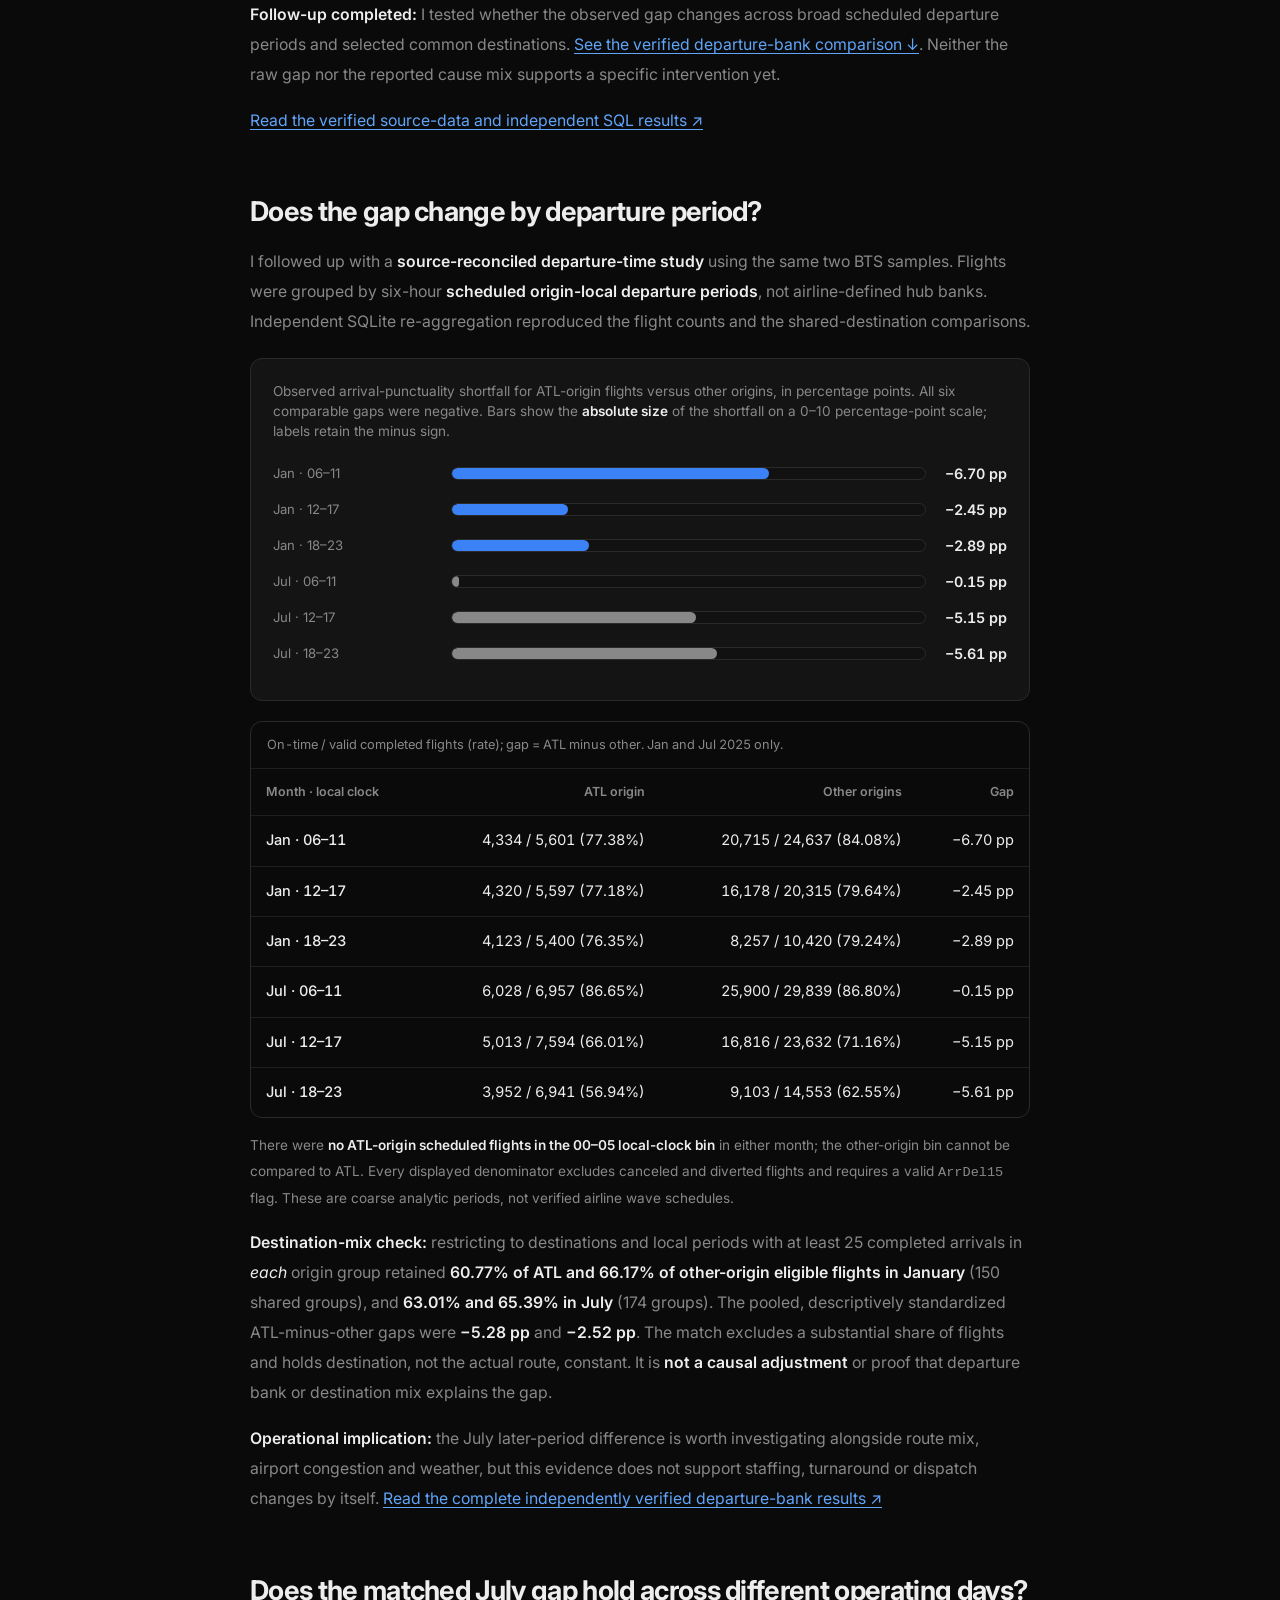
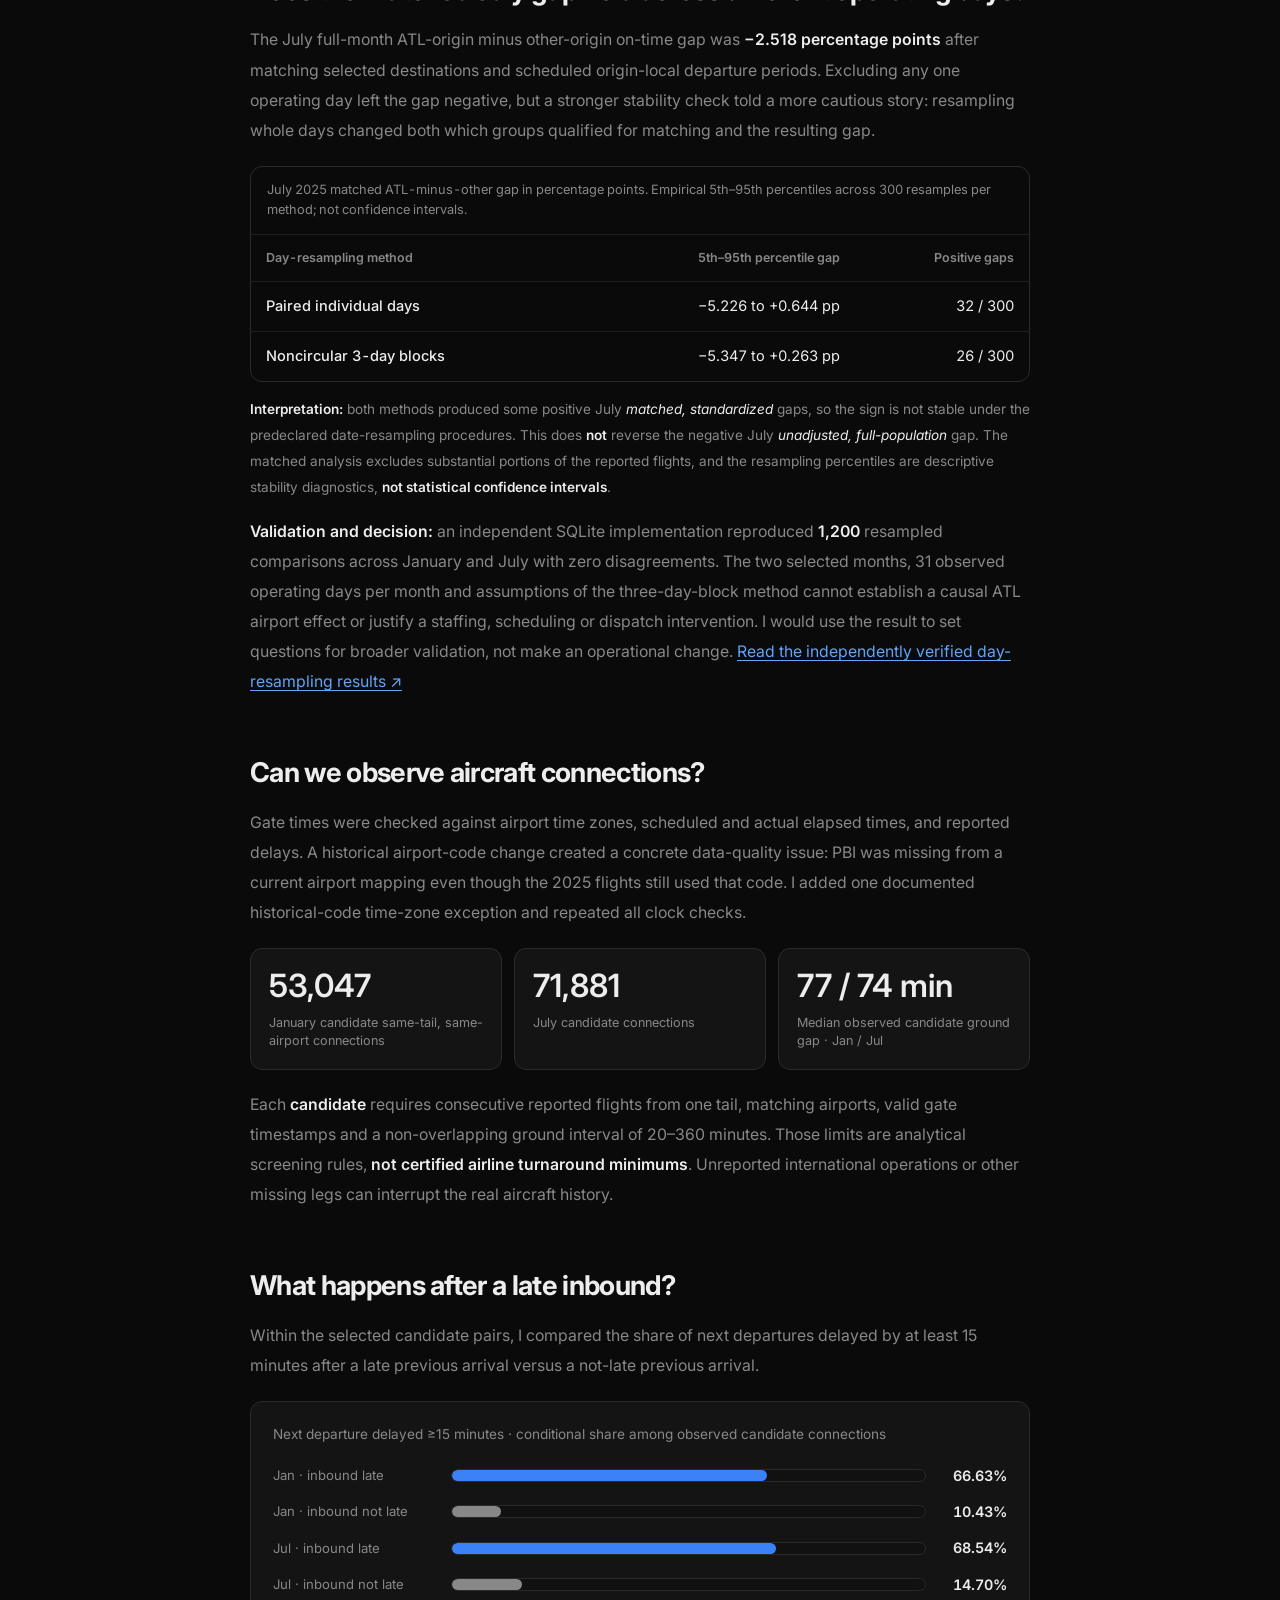
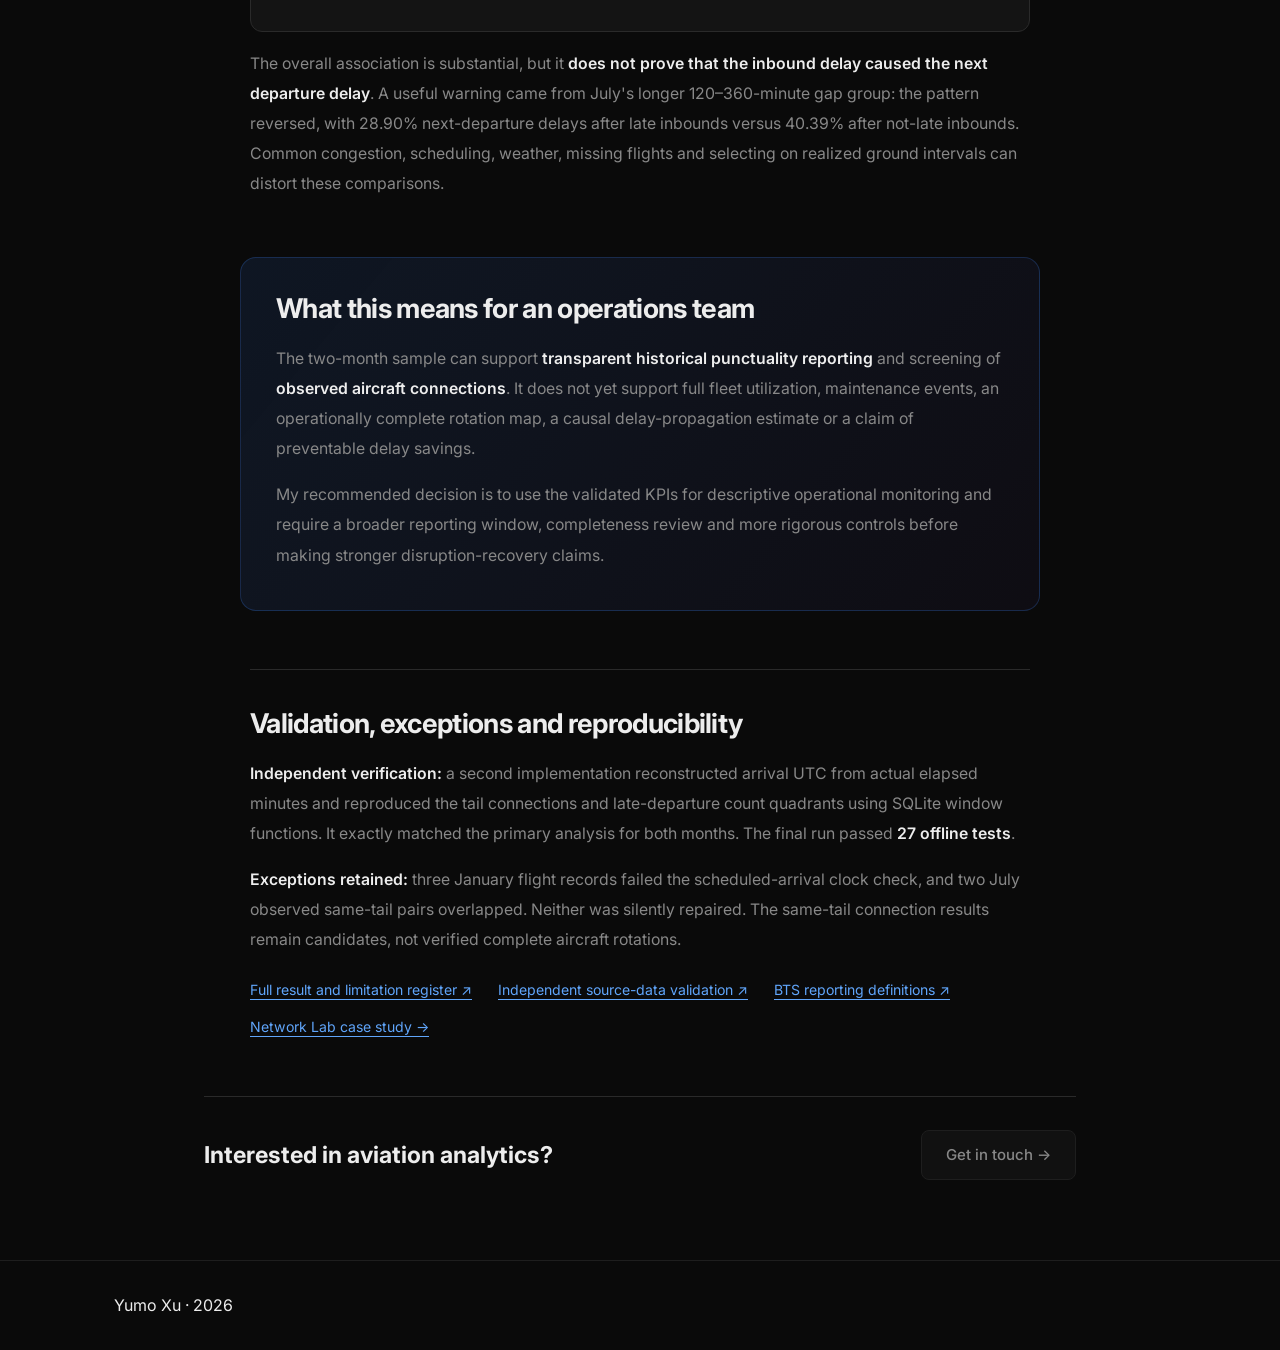
<file: airline-operations.html>
<!DOCTYPE html>
<html lang="en">
<head>
  <meta charset="utf-8">
  <meta name="viewport" content="width=device-width, initial-scale=1">
  <meta name="description" content="Airline operational reliability: a reproducible Delta BTS 2025 data-quality and observed aircraft-connection study using Python and SQLite, with carefully bounded findings.">
  <meta property="og:type" content="article">
  <meta property="og:title" content="Airline Operational Performance &amp; Reliability | Yumo Xu">
  <meta property="og:url" content="https://yumorepos.github.io/airline-operations.html">
  <meta property="og:description" content="Validating airline schedule adherence, gate timestamps and observed same-tail connections without unsupported causal claims.">
  <title>Airline Operational Performance &amp; Reliability | Yumo Xu</title>
  <link rel="preconnect" href="https://fonts.googleapis.com">
  <link rel="preconnect" href="https://fonts.gstatic.com" crossorigin>
  <link href="https://fonts.googleapis.com/css2?family=Inter:wght@400;500;600;700&amp;family=JetBrains+Mono:wght@400;500&amp;display=swap" rel="stylesheet">
  <link href="style.css" rel="stylesheet">
</head>
<body class="case-page">
<nav class="nav case-nav" aria-label="Case study navigation">
  <div class="nav-inner">
    <a class="nav-logo" href="index.html">yumo<span class="accent">.</span></a>
    <a class="case-back" href="index.html#projects">← Back to projects</a>
  </div>
</nav>
<main class="case-main">
<div class="container case-container">
  <header class="case-hero">
    <div class="section-label">CASE STUDY 02 / AIRLINE OPERATIONS ANALYTICS</div>
    <h1>Flight reliability<span class="case-dot">.</span><br>Evidence first.</h1>
    <p class="case-lede">Using public flight records to measure schedule adherence, reconstruct airport-local gate times and test whether reported aircraft connections are reliable enough to analyze.</p>
    <div class="case-tags">
      <span class="tag">Python</span><span class="tag">SQL / SQLite</span>
      <span class="tag">Data quality</span><span class="tag">Aviation</span>
      <span class="tag">Operational KPIs</span>
    </div>
    <div class="case-actions">
      <a class="btn btn-primary" href="https://github.com/yumorepos/fleet-tracker" target="_blank" rel="noopener noreferrer">View source repository ↗</a>
      <a class="btn btn-secondary" href="https://github.com/yumorepos/fleet-tracker/blob/main/docs/BTS_TAIL_SEQUENCE_2025_RESULTS.md" target="_blank" rel="noopener noreferrer">Read validation results ↗</a>
    </div>
  </header>
  <div class="case-snapshot" aria-label="Study summary">
    <div><span class="case-mini-label">SAMPLE</span><strong>170,372 scheduled Delta-reporting records · Jan &amp; Jul 2025</strong></div>
    <div><span class="case-mini-label">DATA QUALITY</span><strong>99.996% Jan / 100% Jul validated gate timestamps</strong></div>
    <div><span class="case-mini-label">FINDING</span><strong>Aircraft connections observable; causal propagation unproven</strong></div>
  </div>

  <article class="case-article">
    <section id="problem">
      <h2>Business problem</h2>
      <p>Arrival punctuality and cancellation rates can be calculated from public data, but airline operations questions get harder when they involve aircraft history. A missing flight, misread time zone or changed airport identifier can make a supposed turnaround wrong.</p>
      <p>I wanted to answer two practical questions: <strong>How dependable are basic operational KPIs?</strong> And <strong>can consecutive reported flights from the same aircraft be linked without inventing activity we cannot observe?</strong></p>
    </section>

    <section id="data">
      <h2>Data and reporting population</h2>
      <p>I used the U.S. Bureau of Transportation Statistics Reporting Carrier On-Time Performance files for <strong>January and July 2025</strong>, filtering the reporting-airline code to <strong>DL</strong>. This is a sample of reported U.S. domestic operations, not Delta's complete global network or necessarily every Delta-marketed partner flight.</p>
      <p>Source ZIP hashes, source-field contracts, exclusions and metric denominators are documented in the <a class="case-inline-link" href="https://github.com/yumorepos/fleet-tracker/blob/main/docs/BTS_DELTA_PILOT_2025_RESULTS.md" target="_blank" rel="noopener noreferrer">data-quality results</a>. January and July are separate descriptive samples, not a controlled seasonal experiment.</p>
      <div class="case-process" aria-label="Analysis method">
        <div><span>01 / DEFINE</span><strong>Establish the denominators</strong><small>Separate scheduled flights, cancellations, diversions and eligible arrival flags.</small></div>
        <div><span>02 / RECONSTRUCT</span><strong>Validate gate timestamps</strong><small>Convert airport-local clocks to UTC and cross-check reported elapsed times.</small></div>
        <div><span>03 / CHALLENGE</span><strong>Recalculate independently</strong><small>Use SQL window functions to reproduce same-tail connections and delay count quadrants.</small></div>
      </div>
    </section>

    <section id="performance">
      <h2>Operational KPI results</h2>
      <div class="case-table-scroll" role="region" aria-label="Delta flight reliability measures" tabindex="0">
        <table class="case-results-table">
          <caption>Reported DL domestic flight operations; separate monthly snapshots</caption>
          <thead><tr><th scope="col">Measure</th><th scope="col">January 2025</th><th scope="col">July 2025</th></tr></thead>
          <tbody>
            <tr><th scope="row">Scheduled records</th><td>76,306</td><td>94,066</td></tr>
            <tr><th scope="row">Arrival on-time rate</th><td>80.68%</td><td>75.16%</td></tr>
            <tr><th scope="row">Cancellation rate</th><td>2.80%</td><td>1.40%</td></tr>
            <tr><th scope="row">Diversion rate</th><td>0.19%</td><td>0.53%</td></tr>
            <tr><th scope="row">On-time denominator</th><td>74,025</td><td>92,245</td></tr>
          </tbody>
        </table>
      </div>
      <p class="case-table-note"><strong>On-time arrivals</strong> = arrivals under 15 minutes late / non-canceled, non-diverted reported flights with a valid arrival-delay flag. <strong>Cancellation and diversion rates</strong> use all scheduled DL records. The July–January difference is descriptive: flight and route mixes differ, and no weather or seasonal cause was identified.</p>
    </section>

    <section id="origin-comparison">
      <h2>Where would I investigate first?</h2>
      <p>I segmented the same verified <strong>DL reporting-carrier domestic flights</strong> into those departing Atlanta (ATL) and those departing every other airport. The source rows and arrival denominators reconcile exactly with the overall January and July KPIs above. This is an exploratory comparison, not an estimate of an ATL airport effect.</p>
      <div class="case-table-scroll" role="region" aria-label="Arrival on-time by departure origin" tabindex="0">
        <table class="case-results-table">
          <caption>On-time arrivals / completed nondiverted flight records · two separate months</caption>
          <thead><tr><th scope="col">Departure segment</th><th scope="col">January 2025</th><th scope="col">July 2025</th></tr></thead>
          <tbody>
            <tr><th scope="row">ATL origin</th><td>12,777 / 16,598 <strong>(76.98%)</strong></td><td>14,993 / 21,492 <strong>(69.76%)</strong></td></tr>
            <tr><th scope="row">Other origins</th><td>46,946 / 57,427 <strong>(81.75%)</strong></td><td>54,334 / 70,753 <strong>(76.79%)</strong></td></tr>
            <tr><th scope="row">ATL minus other</th><td>−4.77 pp</td><td>−7.03 pp</td></tr>
          </tbody>
        </table>
      </div>
      <p>ATL-origin flights had lower observed arrival punctuality in both months. However, the route mix, destination, scheduled departure bank, aircraft allocation and operating conditions differ. This comparison alone cannot tell us whether a process at ATL caused the gap.</p>
      <figure class="ops-figure" aria-labelledby="reported-late-aircraft-title">
        <figcaption id="reported-late-aircraft-title">Among late-arriving flights with complete cause records: share with positive carrier-reported <strong>LateAircraftDelay</strong> minutes (0–100% scale)</figcaption>
        <div class="ops-bar-row"><span>Jan · ATL origin</span><div class="ops-bar-track"><div class="ops-bar-fill" style="width:30.67%"></div></div><strong>30.67%</strong></div>
        <div class="ops-bar-row"><span>Jan · other origins</span><div class="ops-bar-track"><div class="ops-bar-fill ops-bar-muted" style="width:42.50%"></div></div><strong>42.50%</strong></div>
        <div class="ops-bar-row"><span>Jul · ATL origin</span><div class="ops-bar-track"><div class="ops-bar-fill" style="width:37.22%"></div></div><strong>37.22%</strong></div>
        <div class="ops-bar-row"><span>Jul · other origins</span><div class="ops-bar-track"><div class="ops-bar-fill ops-bar-muted" style="width:49.84%"></div></div><strong>49.84%</strong></div>
      </figure>
      <p class="case-table-note">Reported positive late-aircraft counts: Jan 1,172 / 3,821 ATL and 4,454 / 10,481 other; Jul 2,419 / 6,499 ATL and 8,184 / 16,419 other. All 37,220 late-arrival records across both months had complete cause details, and their reported cause minutes reconciled to arrival delay. BTS causes are <strong>carrier-reported attribution</strong> on flights arriving at least 15 minutes late, not an independently linked causal explanation of the prior flight. Multiple delay causes may appear on the same flight.</p>
      <p><strong>Follow-up completed:</strong> I tested whether the observed gap changes across broad scheduled departure periods and selected common destinations. <a class="case-inline-link" href="#departure-banks">See the verified departure-bank comparison ↓</a>. Neither the raw gap nor the reported cause mix supports a specific intervention yet.</p>
      <p><a class="case-inline-link" href="https://github.com/yumorepos/fleet-tracker/blob/main/docs/BTS_DELTA_SEGMENT_2025_RESULTS.md" target="_blank" rel="noopener noreferrer">Read the verified source-data and independent SQL results ↗</a></p>
    </section>

    <section id="departure-banks">
      <h2>Does the gap change by departure period?</h2>
      <p>I followed up with a <strong>source-reconciled departure-time study</strong> using the same two BTS samples. Flights were grouped by six-hour <strong>scheduled origin-local departure periods</strong>, not airline-defined hub banks. Independent SQLite re-aggregation reproduced the flight counts and the shared-destination comparisons.</p>
      <figure class="ops-figure" aria-labelledby="bank-gap-heading">
        <figcaption id="bank-gap-heading">Observed arrival-punctuality shortfall for ATL-origin flights versus other origins, in percentage points. All six comparable gaps were negative. Bars show the <strong>absolute size</strong> of the shortfall on a 0–10 percentage-point scale; labels retain the minus sign.</figcaption>
        <div class="ops-bar-row"><span>Jan · 06–11</span><div class="ops-bar-track" aria-hidden="true"><div class="ops-bar-fill" style="width:67%"></div></div><strong>−6.70 pp</strong></div>
        <div class="ops-bar-row"><span>Jan · 12–17</span><div class="ops-bar-track" aria-hidden="true"><div class="ops-bar-fill" style="width:24.5%"></div></div><strong>−2.45 pp</strong></div>
        <div class="ops-bar-row"><span>Jan · 18–23</span><div class="ops-bar-track" aria-hidden="true"><div class="ops-bar-fill" style="width:28.9%"></div></div><strong>−2.89 pp</strong></div>
        <div class="ops-bar-row"><span>Jul · 06–11</span><div class="ops-bar-track" aria-hidden="true"><div class="ops-bar-fill ops-bar-muted" style="width:1.5%"></div></div><strong>−0.15 pp</strong></div>
        <div class="ops-bar-row"><span>Jul · 12–17</span><div class="ops-bar-track" aria-hidden="true"><div class="ops-bar-fill ops-bar-muted" style="width:51.5%"></div></div><strong>−5.15 pp</strong></div>
        <div class="ops-bar-row"><span>Jul · 18–23</span><div class="ops-bar-track" aria-hidden="true"><div class="ops-bar-fill ops-bar-muted" style="width:56.1%"></div></div><strong>−5.61 pp</strong></div>
      </figure>
      <div class="case-table-scroll" role="region" aria-label="Departure-bank source counts and on-time rates, horizontally scrollable" tabindex="0">
        <table class="case-results-table">
          <caption>On-time / valid completed flights (rate); gap = ATL minus other. Jan and Jul 2025 only.</caption>
          <thead><tr><th scope="col">Month · local clock</th><th scope="col">ATL origin</th><th scope="col">Other origins</th><th scope="col">Gap</th></tr></thead>
          <tbody>
            <tr><th scope="row">Jan · 06–11</th><td>4,334 / 5,601 (77.38%)</td><td>20,715 / 24,637 (84.08%)</td><td>−6.70 pp</td></tr>
            <tr><th scope="row">Jan · 12–17</th><td>4,320 / 5,597 (77.18%)</td><td>16,178 / 20,315 (79.64%)</td><td>−2.45 pp</td></tr>
            <tr><th scope="row">Jan · 18–23</th><td>4,123 / 5,400 (76.35%)</td><td>8,257 / 10,420 (79.24%)</td><td>−2.89 pp</td></tr>
            <tr><th scope="row">Jul · 06–11</th><td>6,028 / 6,957 (86.65%)</td><td>25,900 / 29,839 (86.80%)</td><td>−0.15 pp</td></tr>
            <tr><th scope="row">Jul · 12–17</th><td>5,013 / 7,594 (66.01%)</td><td>16,816 / 23,632 (71.16%)</td><td>−5.15 pp</td></tr>
            <tr><th scope="row">Jul · 18–23</th><td>3,952 / 6,941 (56.94%)</td><td>9,103 / 14,553 (62.55%)</td><td>−5.61 pp</td></tr>
          </tbody>
        </table>
      </div>
      <p class="case-table-note">There were <strong>no ATL-origin scheduled flights in the 00–05 local-clock bin</strong> in either month; the other-origin bin cannot be compared to ATL. Every displayed denominator excludes canceled and diverted flights and requires a valid <code>ArrDel15</code> flag. These are coarse analytic periods, not verified airline wave schedules.</p>
      <p><strong>Destination-mix check:</strong> restricting to destinations and local periods with at least 25 completed arrivals in <em>each</em> origin group retained <strong>60.77% of ATL and 66.17% of other-origin eligible flights in January</strong> (150 shared groups), and <strong>63.01% and 65.39% in July</strong> (174 groups). The pooled, descriptively standardized ATL-minus-other gaps were <strong>−5.28 pp</strong> and <strong>−2.52 pp</strong>. The match excludes a substantial share of flights and holds destination, not the actual route, constant. It is <strong>not a causal adjustment</strong> or proof that departure bank or destination mix explains the gap.</p>
      <p><strong>Operational implication:</strong> the July later-period difference is worth investigating alongside route mix, airport congestion and weather, but this evidence does not support staffing, turnaround or dispatch changes by itself. <a class="case-inline-link" href="https://github.com/yumorepos/fleet-tracker/blob/main/docs/BTS_DEPARTURE_BANK_DESTINATION_MIX_2025_RESULTS.md" target="_blank" rel="noopener noreferrer">Read the complete independently verified departure-bank results ↗</a></p>
    </section>


    <section id="day-resampling">
      <h2>Does the matched July gap hold across different operating days?</h2>
      <p>The July full-month ATL-origin minus other-origin on-time gap was <strong>−2.518 percentage points</strong> after matching selected destinations and scheduled origin-local departure periods. Excluding any one operating day left the gap negative, but a stronger stability check told a more cautious story: resampling whole days changed both which groups qualified for matching and the resulting gap.</p>
      <div class="case-table-scroll" role="region" aria-label="July 2025 matched on-time gap resampling results" tabindex="0">
        <table class="case-results-table">
          <caption>July 2025 matched ATL-minus-other gap in percentage points. Empirical 5th–95th percentiles across 300 resamples per method; not confidence intervals.</caption>
          <thead><tr><th scope="col">Day-resampling method</th><th scope="col">5th–95th percentile gap</th><th scope="col">Positive gaps</th></tr></thead>
          <tbody>
            <tr><th scope="row">Paired individual days</th><td>−5.226 to +0.644 pp</td><td>32 / 300</td></tr>
            <tr><th scope="row">Noncircular 3-day blocks</th><td>−5.347 to +0.263 pp</td><td>26 / 300</td></tr>
          </tbody>
        </table>
      </div>
      <p class="case-table-note"><strong>Interpretation:</strong> both methods produced some positive July <em>matched, standardized</em> gaps, so the sign is not stable under the predeclared date-resampling procedures. This does <strong>not</strong> reverse the negative July <em>unadjusted, full-population</em> gap. The matched analysis excludes substantial portions of the reported flights, and the resampling percentiles are descriptive stability diagnostics, <strong>not statistical confidence intervals</strong>.</p>
      <p><strong>Validation and decision:</strong> an independent SQLite implementation reproduced <strong>1,200</strong> resampled comparisons across January and July with zero disagreements. The two selected months, 31 observed operating days per month and assumptions of the three-day-block method cannot establish a causal ATL airport effect or justify a staffing, scheduling or dispatch intervention. I would use the result to set questions for broader validation, not make an operational change. <a class="case-inline-link" href="https://github.com/yumorepos/fleet-tracker/blob/main/docs/BTS_DAY_RESAMPLING_2025_RESULTS.md" target="_blank" rel="noopener noreferrer">Read the independently verified day-resampling results ↗</a></p>
    </section>

    <section id="connections">
      <h2>Can we observe aircraft connections?</h2>
      <p>Gate times were checked against airport time zones, scheduled and actual elapsed times, and reported delays. A historical airport-code change created a concrete data-quality issue: PBI was missing from a current airport mapping even though the 2025 flights still used that code. I added one documented historical-code time-zone exception and repeated all clock checks.</p>
      <div class="case-evidence-grid">
        <div><strong>53,047</strong><span>January candidate same-tail, same-airport connections</span></div>
        <div><strong>71,881</strong><span>July candidate connections</span></div>
        <div><strong>77 / 74 min</strong><span>Median observed candidate ground gap · Jan / Jul</span></div>
      </div>
      <p>Each <strong>candidate</strong> requires consecutive reported flights from one tail, matching airports, valid gate timestamps and a non-overlapping ground interval of 20–360 minutes. Those limits are analytical screening rules, <strong>not certified airline turnaround minimums</strong>. Unreported international operations or other missing legs can interrupt the real aircraft history.</p>
    </section>

    <section id="association">
      <h2>What happens after a late inbound?</h2>
      <p>Within the selected candidate pairs, I compared the share of next departures delayed by at least 15 minutes after a late previous arrival versus a not-late previous arrival.</p>
      <figure class="ops-figure" aria-labelledby="ops-chart-heading">
        <figcaption id="ops-chart-heading">Next departure delayed ≥15 minutes · conditional share among observed candidate connections</figcaption>
        <div class="ops-bar-row"><span>Jan · inbound late</span><div class="ops-bar-track"><div class="ops-bar-fill" style="width:66.63%"></div></div><strong>66.63%</strong></div>
        <div class="ops-bar-row"><span>Jan · inbound not late</span><div class="ops-bar-track"><div class="ops-bar-fill ops-bar-muted" style="width:10.43%"></div></div><strong>10.43%</strong></div>
        <div class="ops-bar-row"><span>Jul · inbound late</span><div class="ops-bar-track"><div class="ops-bar-fill" style="width:68.54%"></div></div><strong>68.54%</strong></div>
        <div class="ops-bar-row"><span>Jul · inbound not late</span><div class="ops-bar-track"><div class="ops-bar-fill ops-bar-muted" style="width:14.70%"></div></div><strong>14.70%</strong></div>
      </figure>
      <p>The overall association is substantial, but it <strong>does not prove that the inbound delay caused the next departure delay</strong>. A useful warning came from July's longer 120–360-minute gap group: the pattern reversed, with 28.90% next-departure delays after late inbounds versus 40.39% after not-late inbounds. Common congestion, scheduling, weather, missing flights and selecting on realized ground intervals can distort these comparisons.</p>
    </section>

    <section class="case-finding" id="decision">
      <h2>What this means for an operations team</h2>
      <p>The two-month sample can support <strong>transparent historical punctuality reporting</strong> and screening of <strong>observed aircraft connections</strong>. It does not yet support full fleet utilization, maintenance events, an operationally complete rotation map, a causal delay-propagation estimate or a claim of preventable delay savings.</p>
      <p>My recommended decision is to use the validated KPIs for descriptive operational monitoring and require a broader reporting window, completeness review and more rigorous controls before making stronger disruption-recovery claims.</p>
    </section>

    <section class="case-method" id="validation">
      <h2>Validation, exceptions and reproducibility</h2>
      <p><strong>Independent verification:</strong> a second implementation reconstructed arrival UTC from actual elapsed minutes and reproduced the tail connections and late-departure count quadrants using SQLite window functions. It exactly matched the primary analysis for both months. The final run passed <strong>27 offline tests</strong>.</p>
      <p><strong>Exceptions retained:</strong> three January flight records failed the scheduled-arrival clock check, and two July observed same-tail pairs overlapped. Neither was silently repaired. The same-tail connection results remain candidates, not verified complete aircraft rotations.</p>
      <div class="case-source-links">
        <a href="https://github.com/yumorepos/fleet-tracker/blob/main/docs/BTS_TAIL_SEQUENCE_2025_RESULTS.md" target="_blank" rel="noopener noreferrer">Full result and limitation register ↗</a>
        <a href="https://github.com/yumorepos/fleet-tracker/actions/runs/43092083056" target="_blank" rel="noopener noreferrer">Independent source-data validation ↗</a>
        <a href="https://www.bts.gov/explore-topics-and-geography/modes/aviation/number-39-technical-directive-reporting-time" target="_blank" rel="noopener noreferrer">BTS reporting definitions ↗</a>
        <a href="network-lab.html">Network Lab case study →</a>
      </div>
    </section>
  </article>
  <div class="case-bottom-cta">
    <h2>Interested in aviation analytics?</h2>
    <a class="btn btn-secondary" href="index.html#contact">Get in touch →</a>
  </div>
</div>
</main>
<footer class="footer"><div class="container">Yumo Xu · 2026</div></footer>
</body>
</html>
</file>
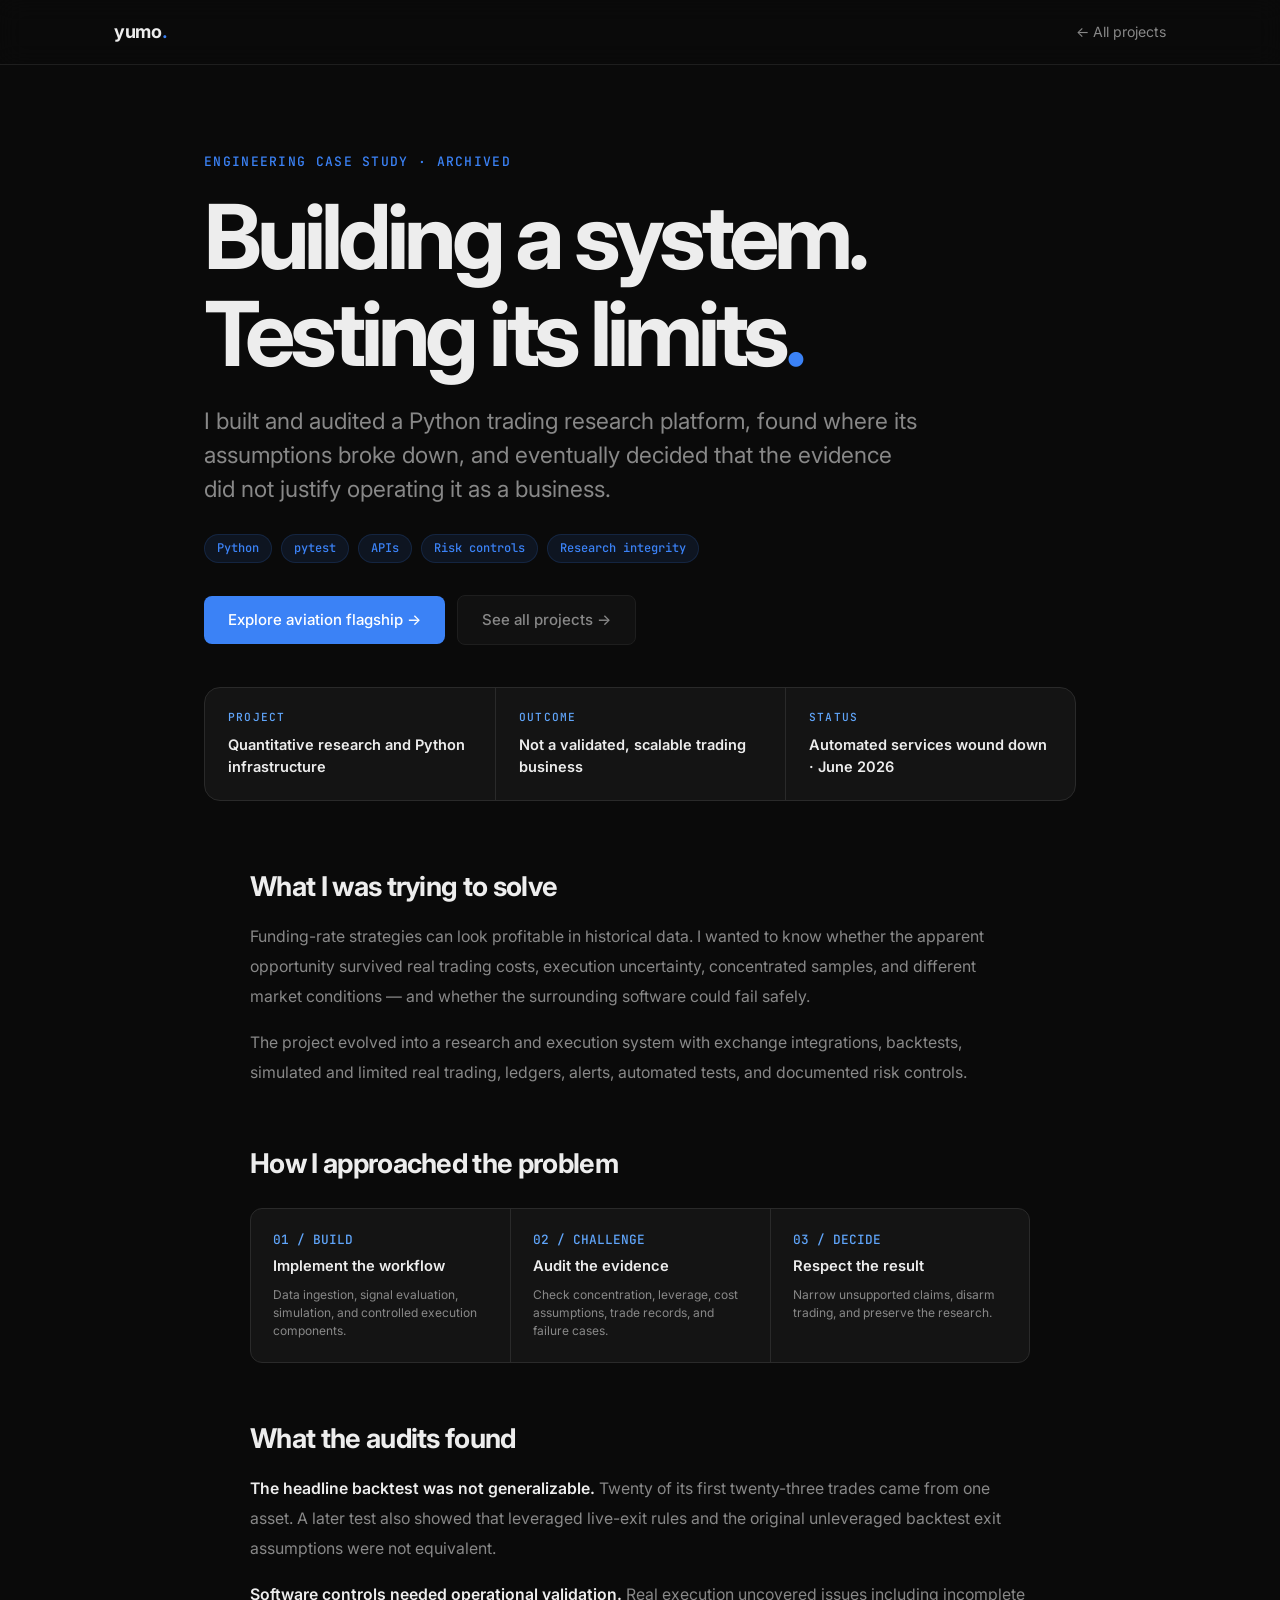
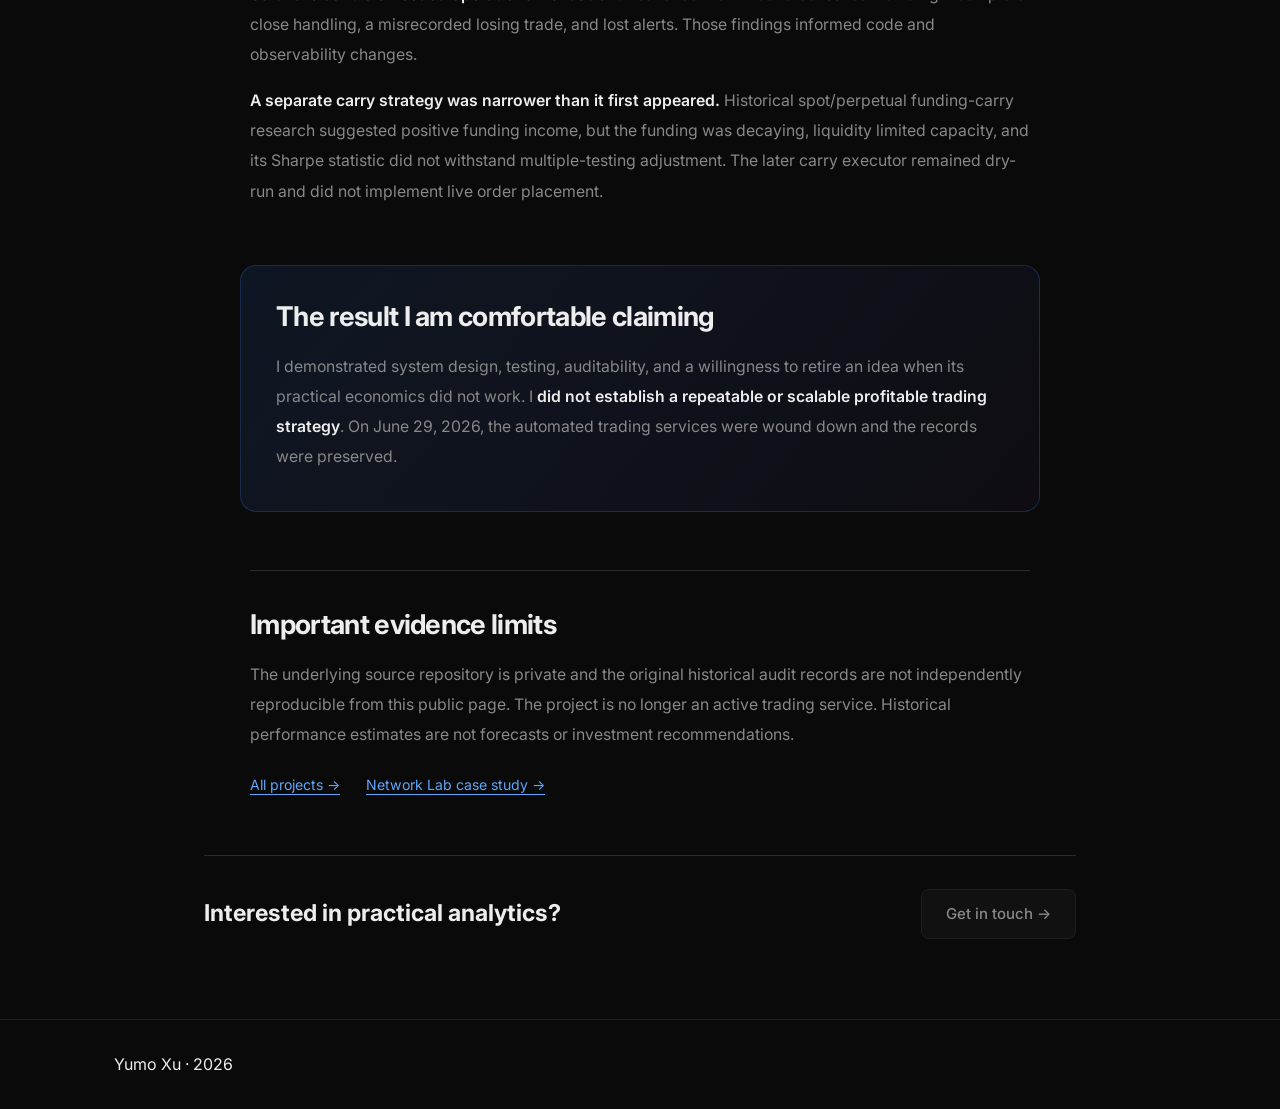
<file: case-study.html>
<!doctype html>
<html lang="en">
<head>
  <meta charset="utf-8">
  <meta name="viewport" content="width=device-width, initial-scale=1">
  <meta name="description" content="Autonomous Trading System: a Python engineering and research project documenting testing, execution controls, analytical limitations, and an evidence-based shutdown.">
  <meta property="og:type" content="article">
  <meta property="og:title" content="Autonomous Trading System | Engineering Case Study — Yumo Xu">
  <meta property="og:description" content="Building, auditing, and closing a Python trading research platform when the evidence did not justify continuing.">
  <meta property="og:url" content="https://yumorepos.github.io/case-study.html">
  <title>Autonomous Trading System | Engineering Case Study — Yumo Xu</title>
  <link rel="stylesheet" href="style.css">
  <link rel="preconnect" href="https://fonts.googleapis.com">
  <link rel="preconnect" href="https://fonts.gstatic.com" crossorigin>
  <link href="https://fonts.googleapis.com/css2?family=Inter:wght@400;500;600;700&family=JetBrains+Mono:wght@400;500&display=swap" rel="stylesheet">
</head>
<body class="case-page">
  <nav class="nav case-nav">
    <div class="nav-inner">
      <a href="index.html" class="nav-logo">yumo<span class="accent">.</span></a>
      <a href="index.html#projects" class="case-back">← All projects</a>
    </div>
  </nav>
  <main class="case-main">
    <div class="container case-container">
      <header class="case-hero">
        <div class="section-label">ENGINEERING CASE STUDY · ARCHIVED</div>
        <h1>Building a system.<br>Testing its limits<span class="case-dot">.</span></h1>
        <p class="case-lede">I built and audited a Python trading research platform, found where its assumptions broke down, and eventually decided that the evidence did not justify operating it as a business.</p>
        <div class="case-tags">
          <span class="tag">Python</span><span class="tag">pytest</span><span class="tag">APIs</span><span class="tag">Risk controls</span><span class="tag">Research integrity</span>
        </div>
        <div class="case-actions">
          <a class="btn btn-primary" href="network-lab.html">Explore aviation flagship →</a>
          <a class="btn btn-secondary" href="index.html#projects">See all projects →</a>
        </div>
      </header>
      <div class="case-snapshot">
        <div><span class="case-mini-label">PROJECT</span><strong>Quantitative research and Python infrastructure</strong></div>
        <div><span class="case-mini-label">OUTCOME</span><strong>Not a validated, scalable trading business</strong></div>
        <div><span class="case-mini-label">STATUS</span><strong>Automated services wound down · June 2026</strong></div>
      </div>
      <article class="case-article">
        <section>
          <h2>What I was trying to solve</h2>
          <p>Funding-rate strategies can look profitable in historical data. I wanted to know whether the apparent opportunity survived real trading costs, execution uncertainty, concentrated samples, and different market conditions — and whether the surrounding software could fail safely.</p>
          <p>The project evolved into a research and execution system with exchange integrations, backtests, simulated and limited real trading, ledgers, alerts, automated tests, and documented risk controls.</p>
        </section>
        <section>
          <h2>How I approached the problem</h2>
          <div class="case-process">
            <div><span>01 / BUILD</span><strong>Implement the workflow</strong><small>Data ingestion, signal evaluation, simulation, and controlled execution components.</small></div>
            <div><span>02 / CHALLENGE</span><strong>Audit the evidence</strong><small>Check concentration, leverage, cost assumptions, trade records, and failure cases.</small></div>
            <div><span>03 / DECIDE</span><strong>Respect the result</strong><small>Narrow unsupported claims, disarm trading, and preserve the research.</small></div>
          </div>
        </section>
        <section>
          <h2>What the audits found</h2>
          <p><strong>The headline backtest was not generalizable.</strong> Twenty of its first twenty-three trades came from one asset. A later test also showed that leveraged live-exit rules and the original unleveraged backtest exit assumptions were not equivalent.</p>
          <p><strong>Software controls needed operational validation.</strong> Real execution uncovered issues including incomplete close handling, a misrecorded losing trade, and lost alerts. Those findings informed code and observability changes.</p>
          <p><strong>A separate carry strategy was narrower than it first appeared.</strong> Historical spot/perpetual funding-carry research suggested positive funding income, but the funding was decaying, liquidity limited capacity, and its Sharpe statistic did not withstand multiple-testing adjustment. The later carry executor remained dry-run and did not implement live order placement.</p>
        </section>
        <section class="case-finding">
          <h2>The result I am comfortable claiming</h2>
          <p>I demonstrated system design, testing, auditability, and a willingness to retire an idea when its practical economics did not work. I <strong>did not establish a repeatable or scalable profitable trading strategy</strong>. On June 29, 2026, the automated trading services were wound down and the records were preserved.</p>
        </section>
        <section class="case-method">
          <h2>Important evidence limits</h2>
          <p>The underlying source repository is private and the original historical audit records are not independently reproducible from this public page. The project is no longer an active trading service. Historical performance estimates are not forecasts or investment recommendations.</p>
          <div class="case-source-links">
            <a href="index.html#projects">All projects →</a>
            <a href="https://yumorepos.github.io/network-lab.html">Network Lab case study →</a>
          </div>
        </section>
      </article>
      <div class="case-bottom-cta">
        <h2>Interested in practical analytics?</h2>
        <a href="index.html#contact" class="btn btn-secondary">Get in touch →</a>
      </div>
    </div>
  </main>
  <footer class="footer"><div class="container">Yumo Xu · 2026</div></footer>
</body>
</html>
</file>
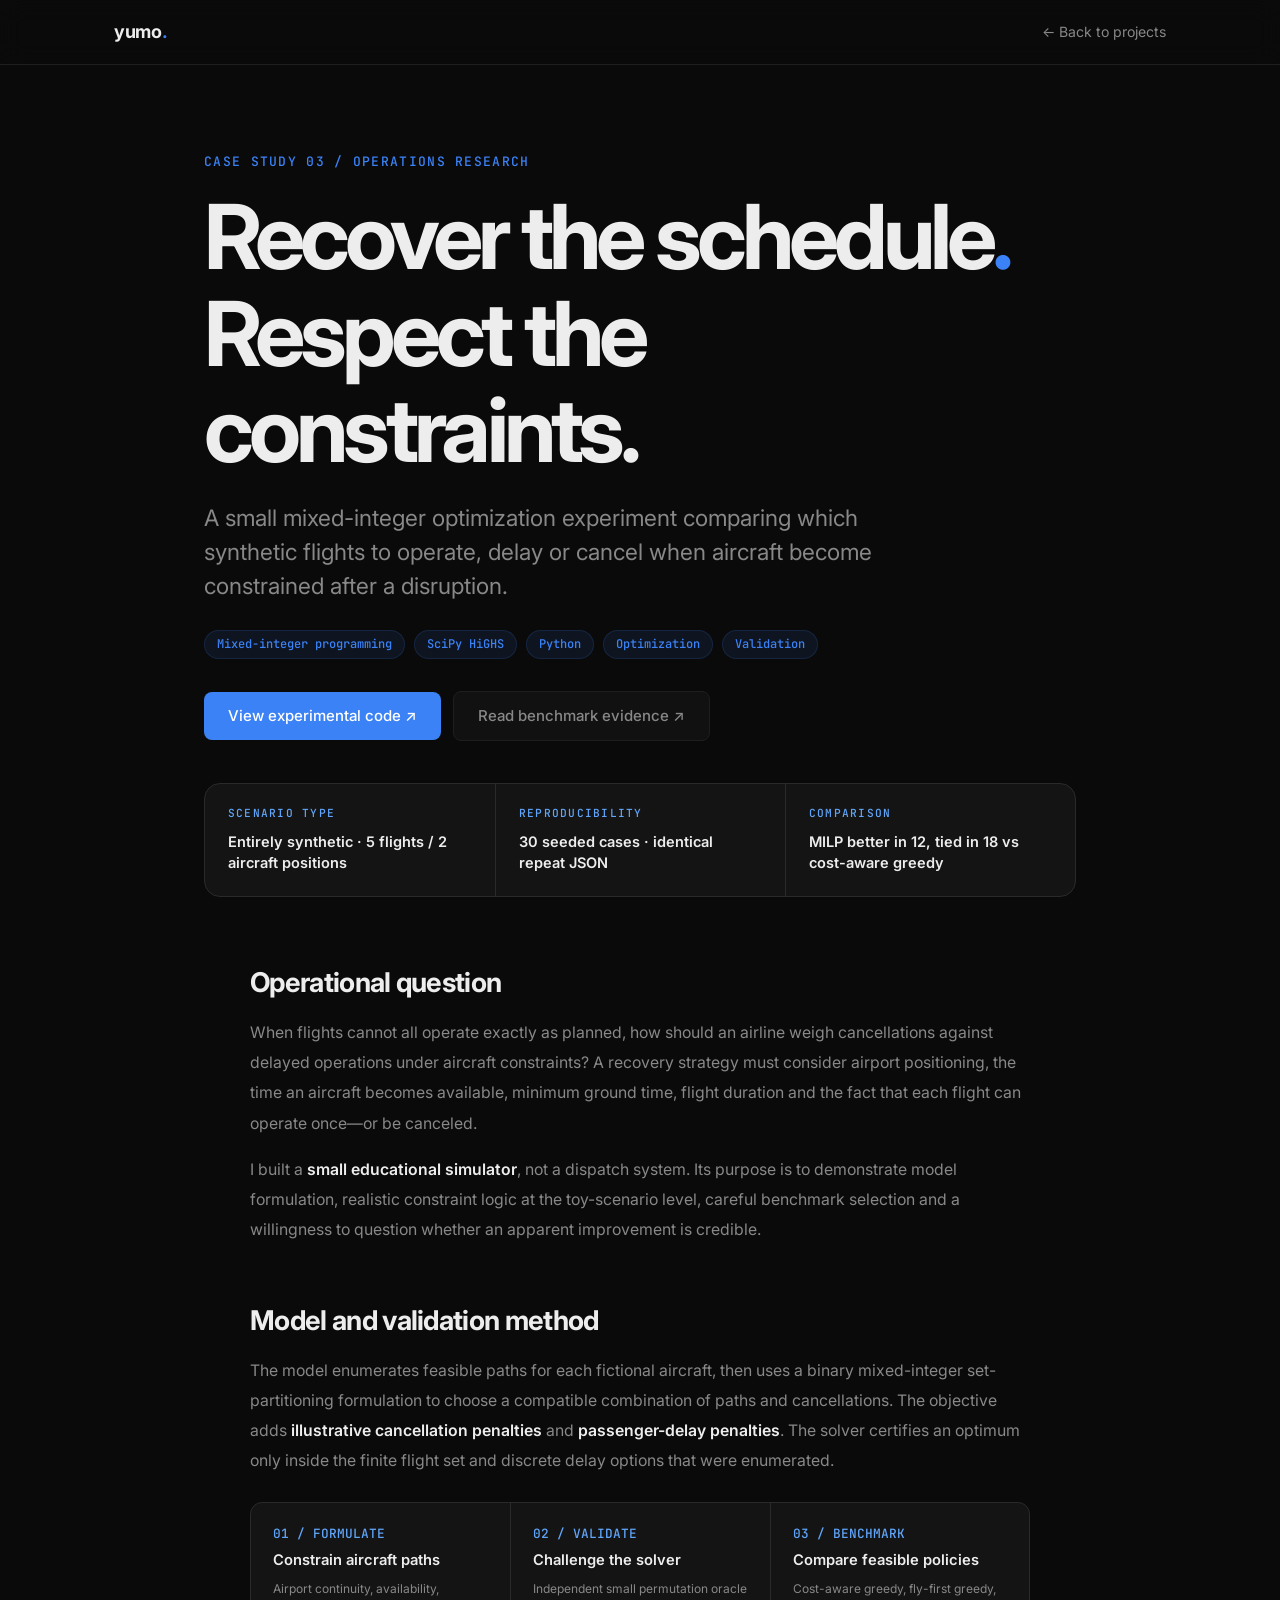
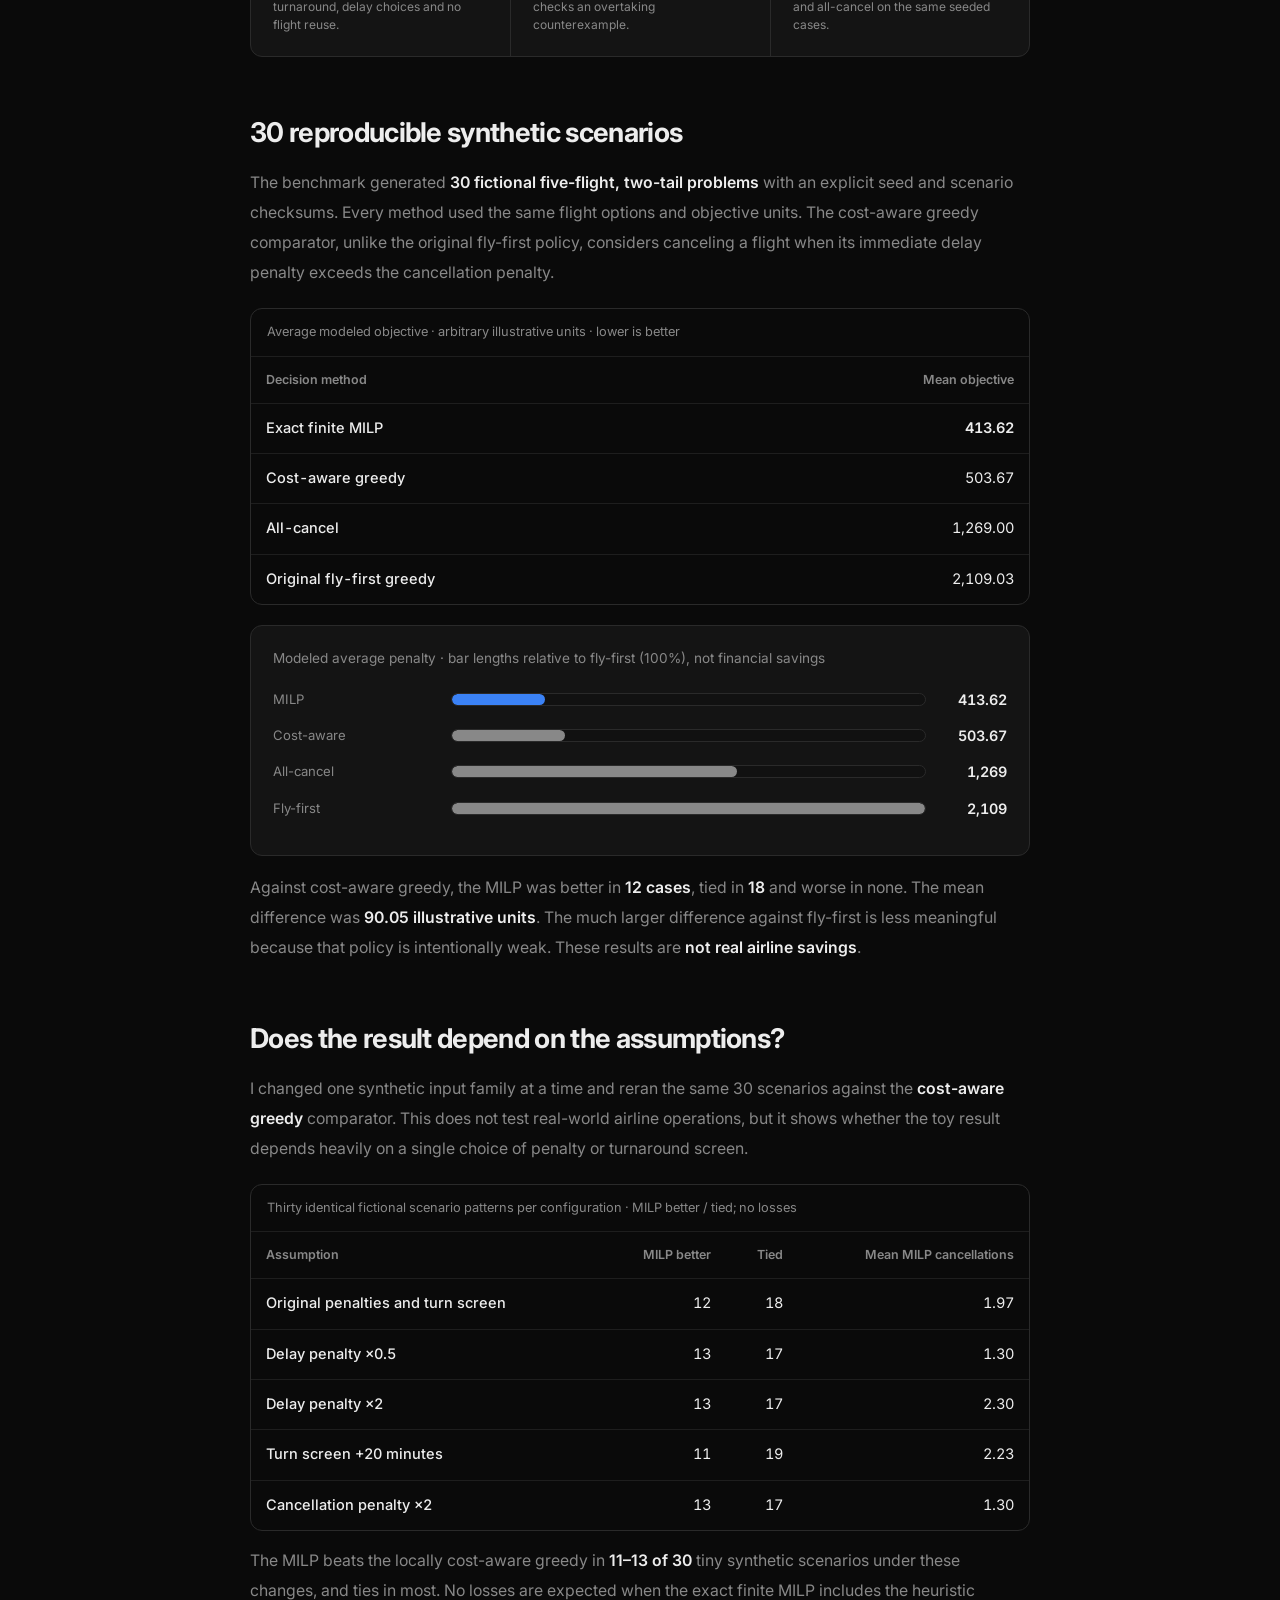
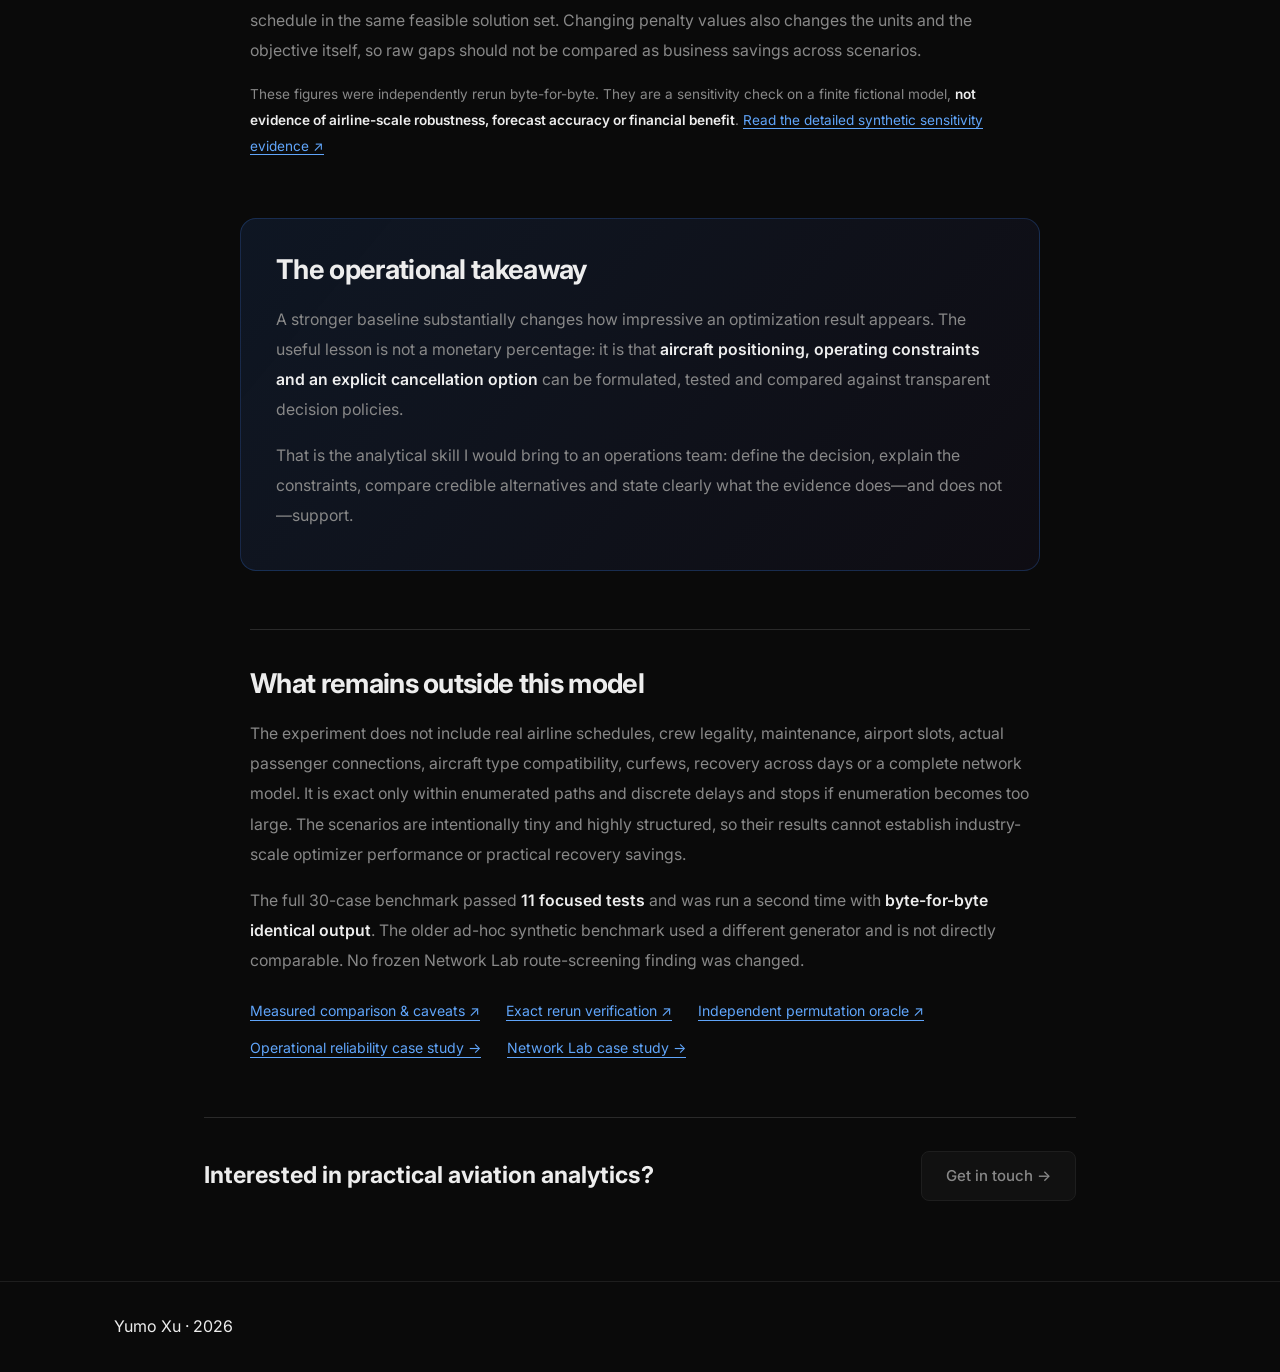
<file: disruption-recovery.html>
<!DOCTYPE html>
<html lang="en">
<head>
  <meta charset="utf-8">
  <meta name="viewport" content="width=device-width, initial-scale=1">
  <meta name="description" content="An educational synthetic airline disruption-recovery MILP with reproducible 30-scenario baseline comparison, tested aircraft continuity and clearly stated operational limits.">
  <meta property="og:type" content="article">
  <meta property="og:title" content="Airline Disruption Recovery Optimization | Yumo Xu">
  <meta property="og:url" content="https://yumorepos.github.io/disruption-recovery.html">
  <meta property="og:description" content="Exploring aircraft recovery decisions under synthetic constraints and benchmarking a mixed-integer optimizer against feasible policies.">
  <title>Airline Disruption Recovery Optimization | Yumo Xu</title>
  <link rel="preconnect" href="https://fonts.googleapis.com">
  <link rel="preconnect" href="https://fonts.gstatic.com" crossorigin>
  <link href="https://fonts.googleapis.com/css2?family=Inter:wght@400;500;600;700&amp;family=JetBrains+Mono:wght@400;500&amp;display=swap" rel="stylesheet">
  <link href="style.css" rel="stylesheet">
</head>
<body class="case-page">
<nav class="nav case-nav" aria-label="Case study navigation">
  <div class="nav-inner">
    <a href="index.html" class="nav-logo">yumo<span class="accent">.</span></a>
    <a href="index.html#projects" class="case-back">← Back to projects</a>
  </div>
</nav>
<main class="case-main">
<div class="container case-container">
  <header class="case-hero">
    <div class="section-label">CASE STUDY 03 / OPERATIONS RESEARCH</div>
    <h1>Recover the schedule<span class="case-dot">.</span><br>Respect the constraints.</h1>
    <p class="case-lede">A small mixed-integer optimization experiment comparing which synthetic flights to operate, delay or cancel when aircraft become constrained after a disruption.</p>
    <div class="case-tags"><span class="tag">Mixed-integer programming</span><span class="tag">SciPy HiGHS</span><span class="tag">Python</span><span class="tag">Optimization</span><span class="tag">Validation</span></div>
    <div class="case-actions">
      <a class="btn btn-primary" href="https://github.com/yumorepos/network-lab/tree/main/experiments/disruption_recovery" target="_blank" rel="noopener noreferrer">View experimental code ↗</a>
      <a class="btn btn-secondary" href="https://github.com/yumorepos/network-lab/blob/main/experiments/disruption_recovery/BASELINE_AUDIT_RESULTS.md" target="_blank" rel="noopener noreferrer">Read benchmark evidence ↗</a>
    </div>
  </header>
  <div class="case-snapshot" aria-label="Project overview">
    <div><span class="case-mini-label">SCENARIO TYPE</span><strong>Entirely synthetic · 5 flights / 2 aircraft positions</strong></div>
    <div><span class="case-mini-label">REPRODUCIBILITY</span><strong>30 seeded cases · identical repeat JSON</strong></div>
    <div><span class="case-mini-label">COMPARISON</span><strong>MILP better in 12, tied in 18 vs cost-aware greedy</strong></div>
  </div>

  <article class="case-article">
    <section id="question">
      <h2>Operational question</h2>
      <p>When flights cannot all operate exactly as planned, how should an airline weigh cancellations against delayed operations under aircraft constraints? A recovery strategy must consider airport positioning, the time an aircraft becomes available, minimum ground time, flight duration and the fact that each flight can operate once—or be canceled.</p>
      <p>I built a <strong>small educational simulator</strong>, not a dispatch system. Its purpose is to demonstrate model formulation, realistic constraint logic at the toy-scenario level, careful benchmark selection and a willingness to question whether an apparent improvement is credible.</p>
    </section>

    <section id="method">
      <h2>Model and validation method</h2>
      <p>The model enumerates feasible paths for each fictional aircraft, then uses a binary mixed-integer set-partitioning formulation to choose a compatible combination of paths and cancellations. The objective adds <strong>illustrative cancellation penalties</strong> and <strong>passenger-delay penalties</strong>. The solver certifies an optimum only inside the finite flight set and discrete delay options that were enumerated.</p>
      <div class="case-process" aria-label="Research method steps">
        <div><span>01 / FORMULATE</span><strong>Constrain aircraft paths</strong><small>Airport continuity, availability, turnaround, delay choices and no flight reuse.</small></div>
        <div><span>02 / VALIDATE</span><strong>Challenge the solver</strong><small>Independent small permutation oracle checks an overtaking counterexample.</small></div>
        <div><span>03 / BENCHMARK</span><strong>Compare feasible policies</strong><small>Cost-aware greedy, fly-first greedy, and all-cancel on the same seeded cases.</small></div>
      </div>
    </section>

    <section id="benchmarks">
      <h2>30 reproducible synthetic scenarios</h2>
      <p>The benchmark generated <strong>30 fictional five-flight, two-tail problems</strong> with an explicit seed and scenario checksums. Every method used the same flight options and objective units. The cost-aware greedy comparator, unlike the original fly-first policy, considers canceling a flight when its immediate delay penalty exceeds the cancellation penalty.</p>
      <div class="case-table-scroll" role="region" aria-label="Mean illustrative recovery objective comparison" tabindex="0">
        <table class="case-results-table">
          <caption>Average modeled objective · arbitrary illustrative units · lower is better</caption>
          <thead><tr><th scope="col">Decision method</th><th scope="col">Mean objective</th></tr></thead>
          <tbody>
            <tr><th scope="row">Exact finite MILP</th><td><strong>413.62</strong></td></tr>
            <tr><th scope="row">Cost-aware greedy</th><td>503.67</td></tr>
            <tr><th scope="row">All-cancel</th><td>1,269.00</td></tr>
            <tr><th scope="row">Original fly-first greedy</th><td>2,109.03</td></tr>
          </tbody>
        </table>
      </div>
      <figure class="ops-figure" aria-labelledby="recovery-chart-title">
        <figcaption id="recovery-chart-title">Modeled average penalty · bar lengths relative to fly-first (100%), not financial savings</figcaption>
        <div class="ops-bar-row"><span>MILP</span><div class="ops-bar-track"><div class="ops-bar-fill" style="width:19.61%"></div></div><strong>413.62</strong></div>
        <div class="ops-bar-row"><span>Cost-aware</span><div class="ops-bar-track"><div class="ops-bar-fill ops-bar-muted" style="width:23.88%"></div></div><strong>503.67</strong></div>
        <div class="ops-bar-row"><span>All-cancel</span><div class="ops-bar-track"><div class="ops-bar-fill ops-bar-muted" style="width:60.17%"></div></div><strong>1,269</strong></div>
        <div class="ops-bar-row"><span>Fly-first</span><div class="ops-bar-track"><div class="ops-bar-fill ops-bar-muted" style="width:100%"></div></div><strong>2,109</strong></div>
      </figure>
      <p>Against cost-aware greedy, the MILP was better in <strong>12 cases</strong>, tied in <strong>18</strong> and worse in none. The mean difference was <strong>90.05 illustrative units</strong>. The much larger difference against fly-first is less meaningful because that policy is intentionally weak. These results are <strong>not real airline savings</strong>.</p>
    </section>

    <section id="sensitivity">
      <h2>Does the result depend on the assumptions?</h2>
      <p>I changed one synthetic input family at a time and reran the same 30 scenarios against the <strong>cost-aware greedy</strong> comparator. This does not test real-world airline operations, but it shows whether the toy result depends heavily on a single choice of penalty or turnaround screen.</p>
      <div class="case-table-scroll" role="region" aria-label="Synthetic MILP parameter sensitivity against cost-aware greedy" tabindex="0">
        <table class="case-results-table">
          <caption>Thirty identical fictional scenario patterns per configuration · MILP better / tied; no losses</caption>
          <thead><tr><th scope="col">Assumption</th><th scope="col">MILP better</th><th scope="col">Tied</th><th scope="col">Mean MILP cancellations</th></tr></thead>
          <tbody>
            <tr><th scope="row">Original penalties and turn screen</th><td>12</td><td>18</td><td>1.97</td></tr>
            <tr><th scope="row">Delay penalty ×0.5</th><td>13</td><td>17</td><td>1.30</td></tr>
            <tr><th scope="row">Delay penalty ×2</th><td>13</td><td>17</td><td>2.30</td></tr>
            <tr><th scope="row">Turn screen +20 minutes</th><td>11</td><td>19</td><td>2.23</td></tr>
            <tr><th scope="row">Cancellation penalty ×2</th><td>13</td><td>17</td><td>1.30</td></tr>
          </tbody>
        </table>
      </div>
      <p>The MILP beats the locally cost-aware greedy in <strong>11–13 of 30</strong> tiny synthetic scenarios under these changes, and ties in most. No losses are expected when the exact finite MILP includes the heuristic schedule in the same feasible solution set. Changing penalty values also changes the units and the objective itself, so raw gaps should not be compared as business savings across scenarios.</p>
      <p class="case-table-note">These figures were independently rerun byte-for-byte. They are a sensitivity check on a finite fictional model, <strong>not evidence of airline-scale robustness, forecast accuracy or financial benefit</strong>. <a class="case-inline-link" href="https://github.com/yumorepos/network-lab/blob/main/experiments/disruption_recovery/SENSITIVITY_RESULTS.md" target="_blank" rel="noopener noreferrer">Read the detailed synthetic sensitivity evidence ↗</a></p>
    </section>

    <section id="finding" class="case-finding">
      <h2>The operational takeaway</h2>
      <p>A stronger baseline substantially changes how impressive an optimization result appears. The useful lesson is not a monetary percentage: it is that <strong>aircraft positioning, operating constraints and an explicit cancellation option</strong> can be formulated, tested and compared against transparent decision policies.</p>
      <p>That is the analytical skill I would bring to an operations team: define the decision, explain the constraints, compare credible alternatives and state clearly what the evidence does—and does not—support.</p>
    </section>

    <section class="case-method" id="limits">
      <h2>What remains outside this model</h2>
      <p>The experiment does not include real airline schedules, crew legality, maintenance, airport slots, actual passenger connections, aircraft type compatibility, curfews, recovery across days or a complete network model. It is exact only within enumerated paths and discrete delays and stops if enumeration becomes too large. The scenarios are intentionally tiny and highly structured, so their results cannot establish industry-scale optimizer performance or practical recovery savings.</p>
      <p>The full 30-case benchmark passed <strong>11 focused tests</strong> and was run a second time with <strong>byte-for-byte identical output</strong>. The older ad-hoc synthetic benchmark used a different generator and is not directly comparable. No frozen Network Lab route-screening finding was changed.</p>
      <div class="case-source-links">
        <a href="https://github.com/yumorepos/network-lab/blob/main/experiments/disruption_recovery/BASELINE_AUDIT_RESULTS.md" target="_blank" rel="noopener noreferrer">Measured comparison &amp; caveats ↗</a>
        <a href="https://github.com/yumorepos/network-lab/actions/runs/43094153033" target="_blank" rel="noopener noreferrer">Exact rerun verification ↗</a>
        <a href="https://github.com/yumorepos/network-lab/blob/main/tests/test_disruption_recovery_experiment.py" target="_blank" rel="noopener noreferrer">Independent permutation oracle ↗</a>
        <a href="airline-operations.html">Operational reliability case study →</a>
        <a href="network-lab.html">Network Lab case study →</a>
      </div>
    </section>
  </article>
  <div class="case-bottom-cta">
    <h2>Interested in practical aviation analytics?</h2>
    <a class="btn btn-secondary" href="index.html#contact">Get in touch →</a>
  </div>
</div>
</main>
<footer class="footer"><div class="container">Yumo Xu · 2026</div></footer>
</body>
</html>
</file>
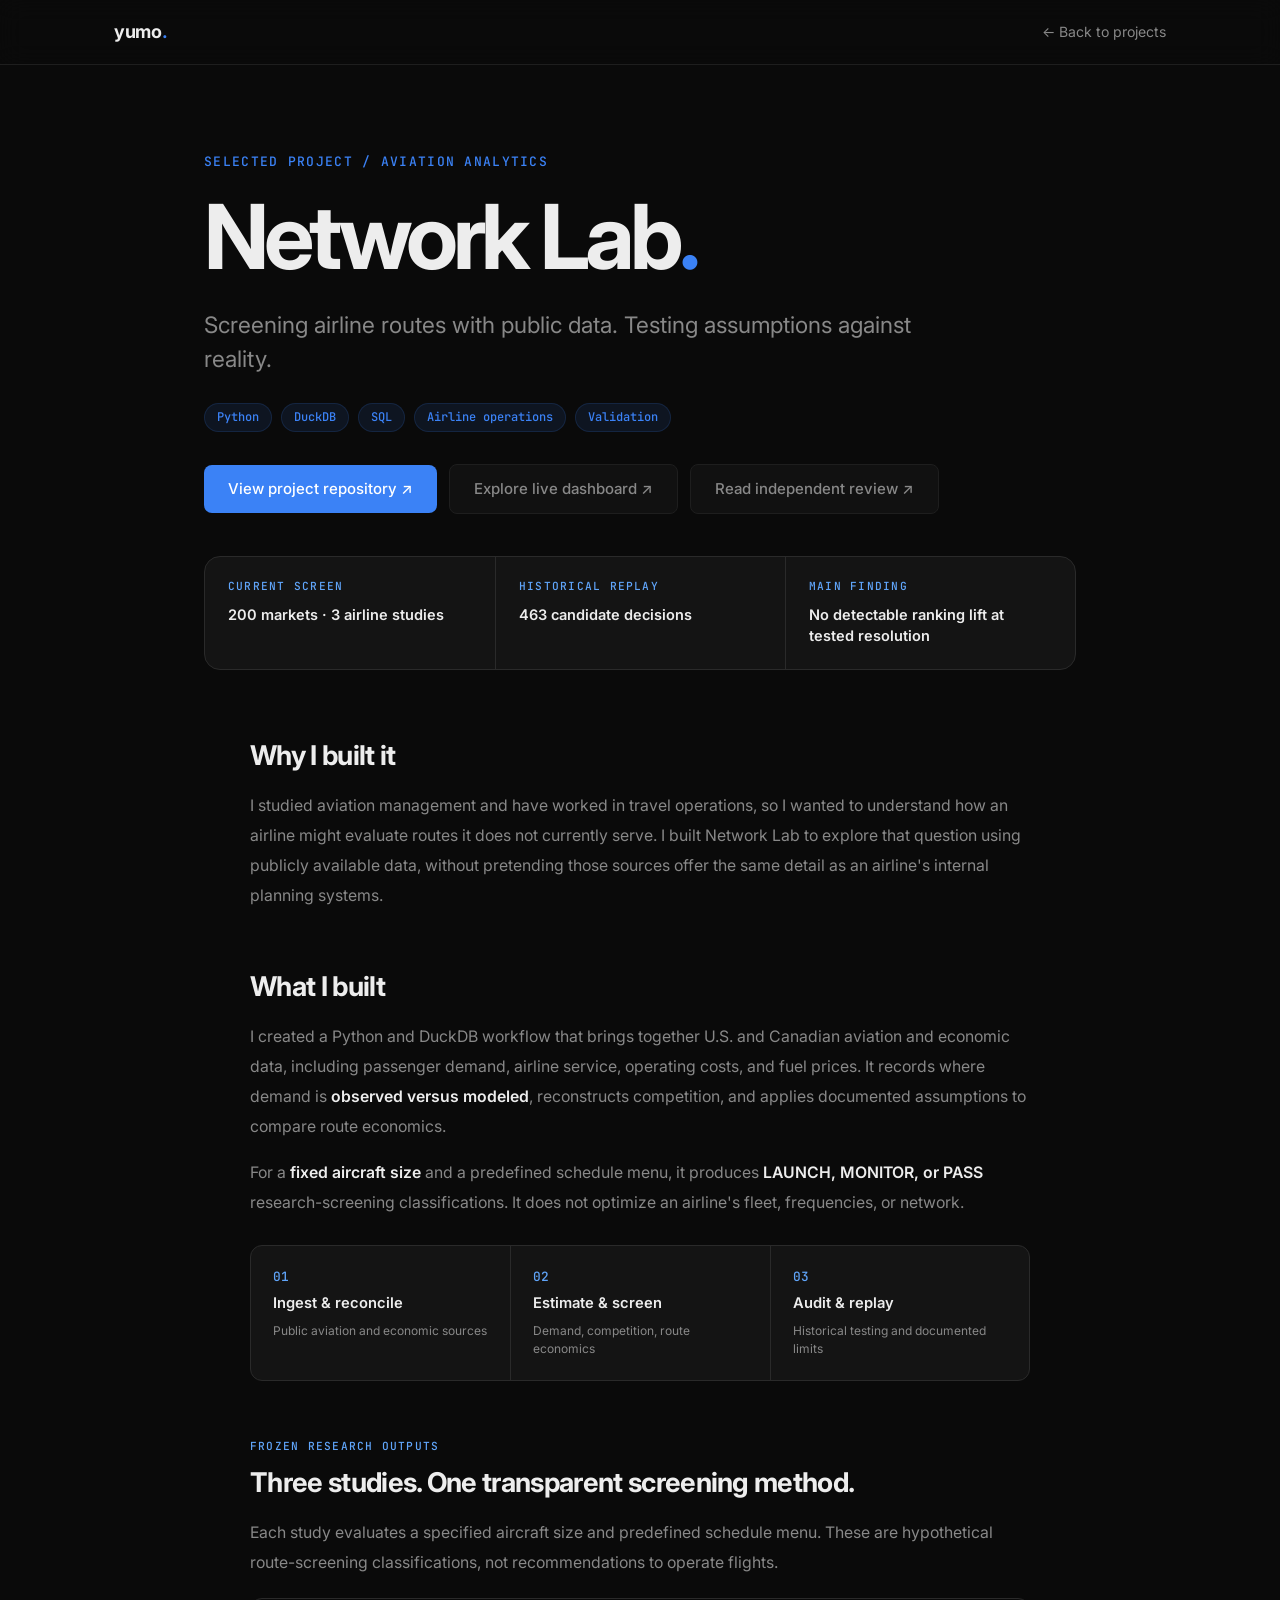
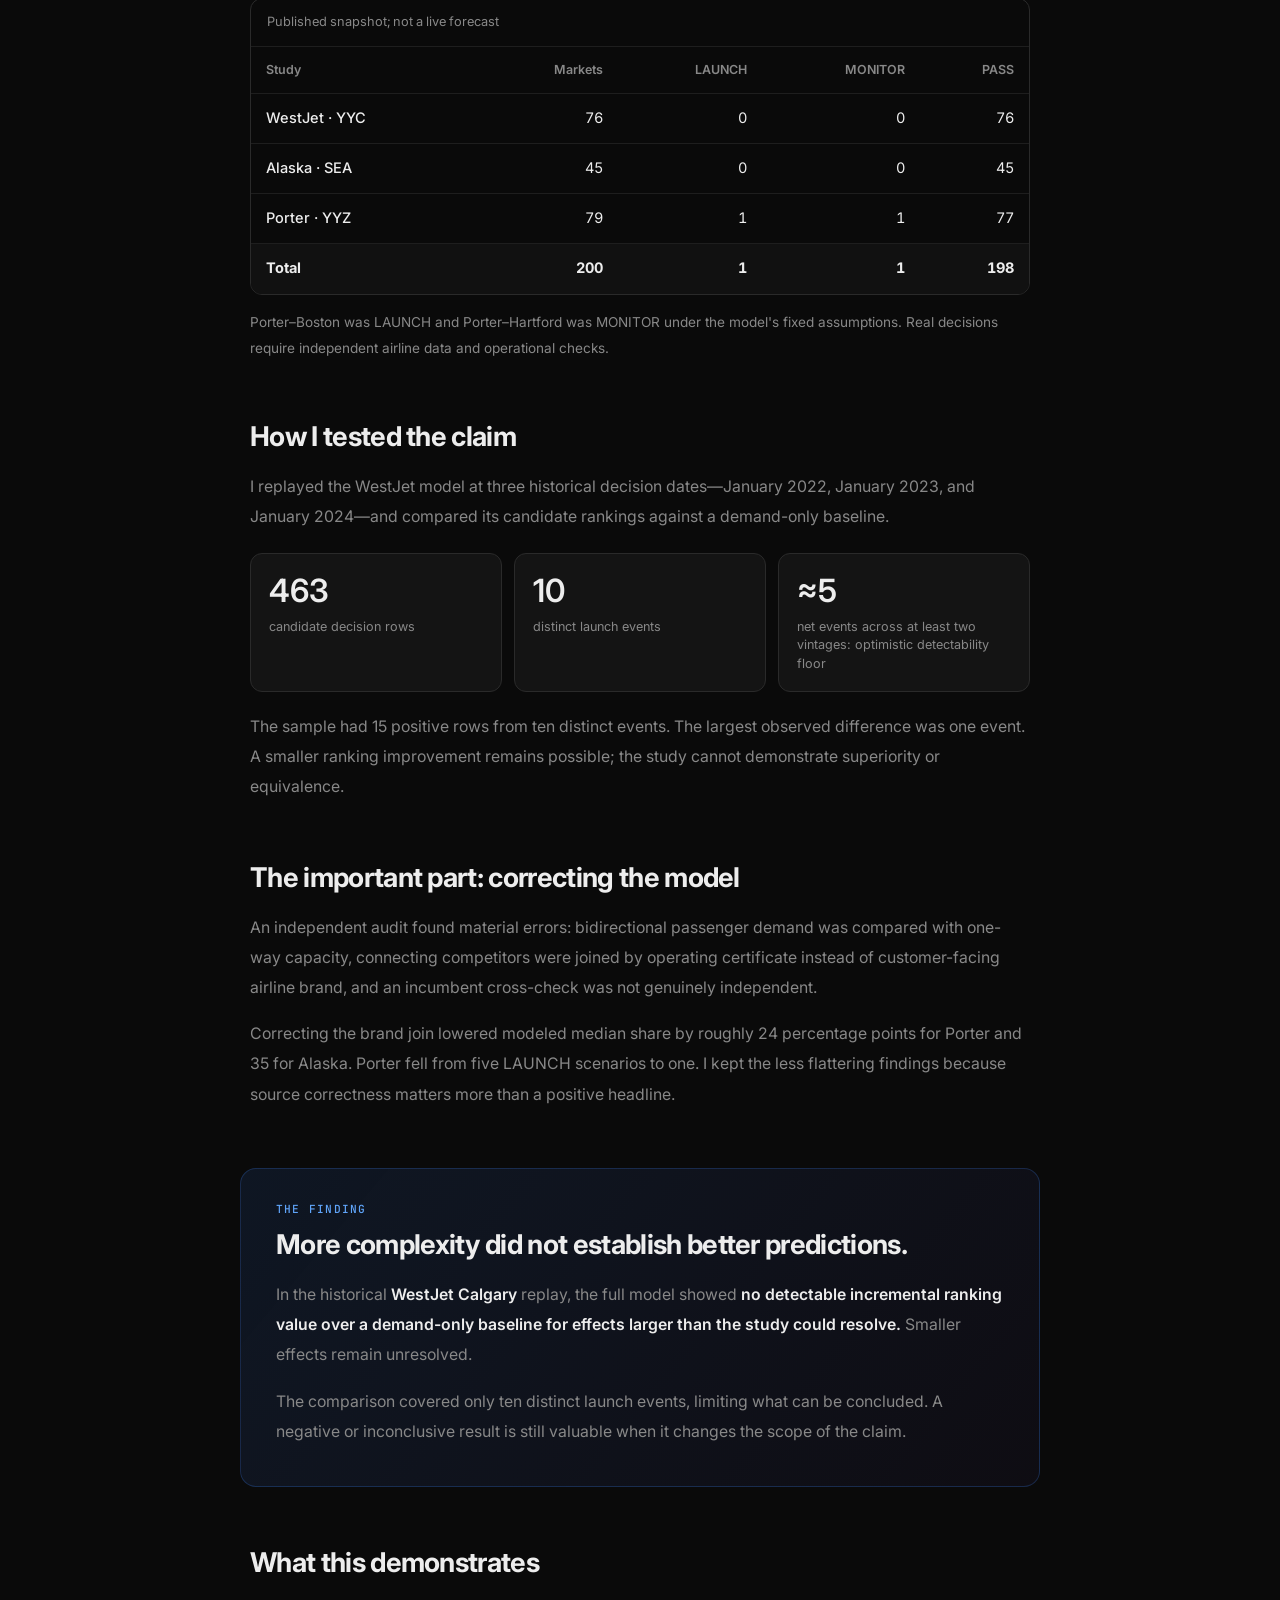
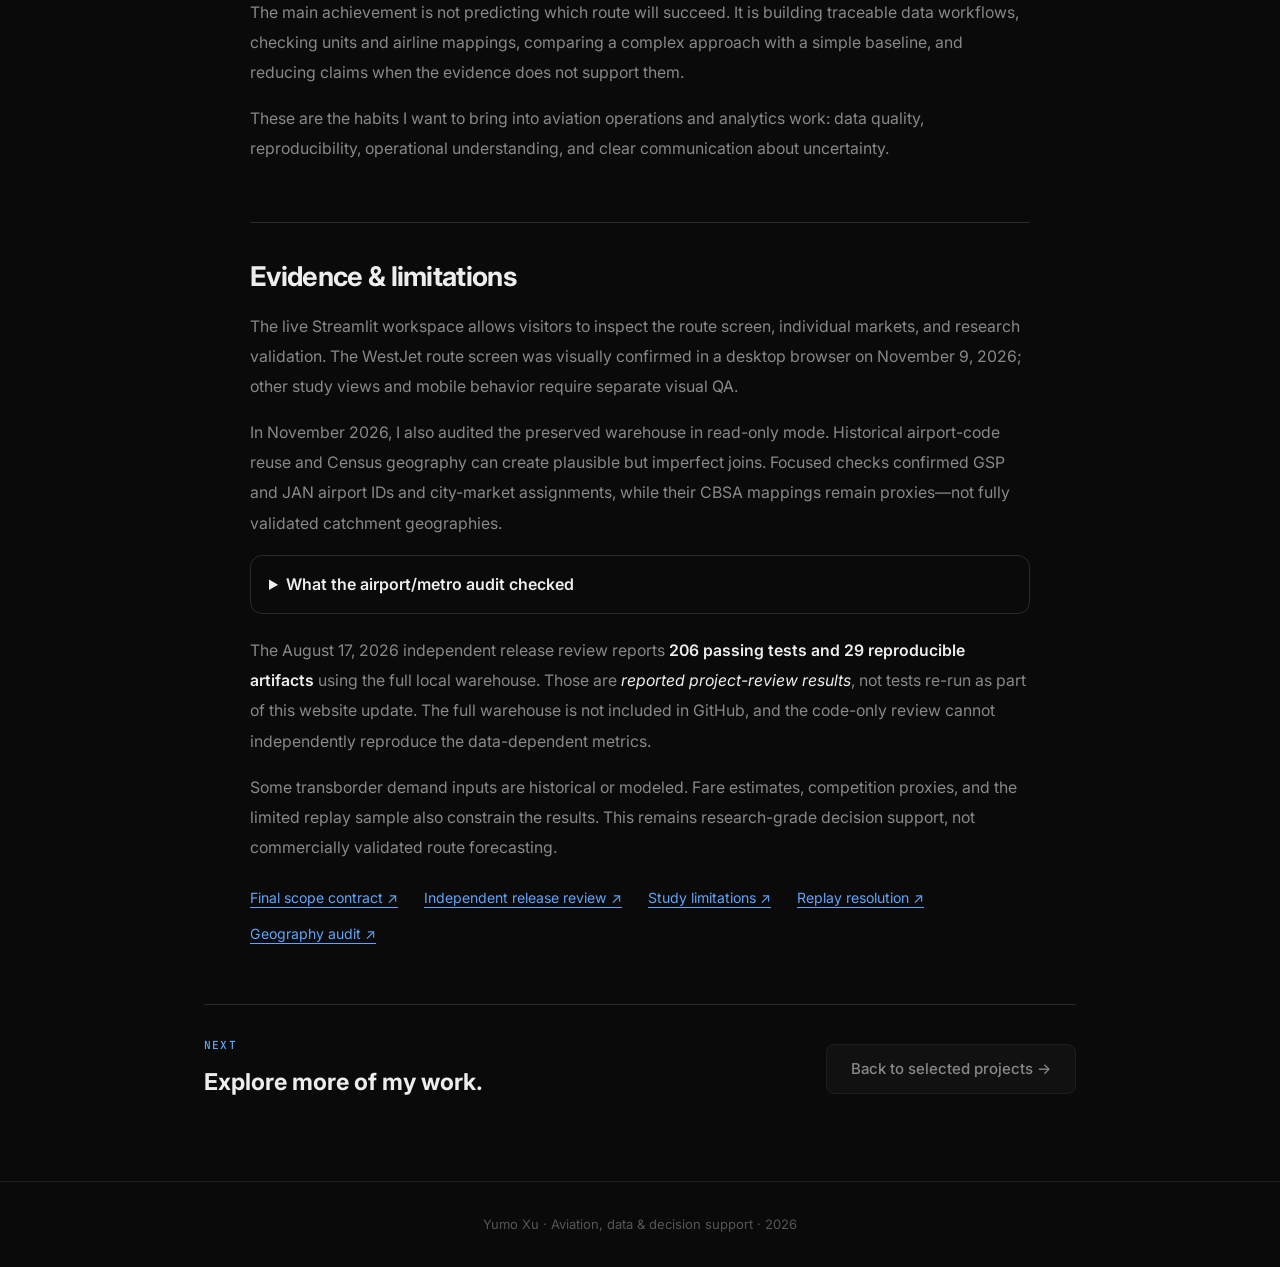
<file: network-lab.html>
<!DOCTYPE html>
<html lang="en">
<head>
<meta charset="utf-8">
<meta name="viewport" content="width=device-width, initial-scale=1">
<meta name="description" content="Network Lab is Yumo Xu's Python and DuckDB airline route-screening research project. Its evaluation includes corrected data errors, an honest historical comparison, and documented limitations.">
<meta property="og:type" content="article">
<meta property="og:title" content="Network Lab — Airline Route Screening | Yumo Xu">
<meta property="og:description" content="Building and auditing airline route screening with public data, Python, DuckDB, and historical testing.">
<meta property="og:url" content="https://yumorepos.github.io/network-lab.html">
<meta name="twitter:card" content="summary">
<title>Network Lab — Airline Route Screening | Yumo Xu</title>
<link rel="preconnect" href="https://fonts.googleapis.com">
<link rel="preconnect" href="https://fonts.gstatic.com" crossorigin>
<link href="https://fonts.googleapis.com/css2?family=Inter:wght@400;500;600;700&family=JetBrains+Mono:wght@400;500&display=swap" rel="stylesheet">
<link href="style.css" rel="stylesheet">
</head>
<body class="case-page">
<nav class="nav case-nav" aria-label="Case study navigation">
  <div class="nav-inner">
    <a class="nav-logo" href="index.html">yumo<span class="accent">.</span></a>
    <a class="case-back" href="index.html#projects">← Back to projects</a>
  </div>
</nav>
<main class="case-main">
  <div class="container case-container">
    <header class="case-hero">
      <div class="section-label">SELECTED PROJECT / AVIATION ANALYTICS</div>
      <h1>Network Lab<span class="case-dot">.</span></h1>
      <p class="case-lede">Screening airline routes with public data. Testing assumptions against reality.</p>
      <div class="case-tags"><span class="tag">Python</span><span class="tag">DuckDB</span><span class="tag">SQL</span><span class="tag">Airline operations</span><span class="tag">Validation</span></div>
      <div class="case-actions">
        <a class="btn btn-primary" href="https://github.com/yumorepos/network-lab" target="_blank" rel="noopener noreferrer">View project repository ↗</a>
        <a class="btn btn-secondary" href="https://network-lab-tweqoqjxhfrhj7imgmuftl.streamlit.app/" target="_blank" rel="noopener noreferrer">Explore live dashboard ↗</a>
        <a class="btn btn-secondary" href="https://github.com/yumorepos/network-lab/blob/main/docs/FINAL_INDEPENDENT_REVIEW.md" target="_blank" rel="noopener noreferrer">Read independent review ↗</a>
      </div>
    </header>

    <div class="case-snapshot" aria-label="Project at a glance">
      <div><span class="case-mini-label">CURRENT SCREEN</span><strong>200 markets · 3 airline studies</strong></div>
      <div><span class="case-mini-label">HISTORICAL REPLAY</span><strong>463 candidate decisions</strong></div>
      <div><span class="case-mini-label">MAIN FINDING</span><strong>No detectable ranking lift at tested resolution</strong></div>
    </div>

    <article class="case-article">
      <section>
        <h2>Why I built it</h2>
        <p>I studied aviation management and have worked in travel operations, so I wanted to understand how an airline might evaluate routes it does not currently serve. I built Network Lab to explore that question using publicly available data, without pretending those sources offer the same detail as an airline's internal planning systems.</p>
      </section>

      <section>
        <h2>What I built</h2>
        <p>I created a Python and DuckDB workflow that brings together U.S. and Canadian aviation and economic data, including passenger demand, airline service, operating costs, and fuel prices. It records where demand is <strong>observed versus modeled</strong>, reconstructs competition, and applies documented assumptions to compare route economics.</p>
        <p>For a <strong>fixed aircraft size</strong> and a predefined schedule menu, it produces <strong>LAUNCH, MONITOR, or PASS</strong> research-screening classifications. It does not optimize an airline's fleet, frequencies, or network.</p>
        <div class="case-process" aria-label="Research workflow">
          <div><span>01</span><strong>Ingest &amp; reconcile</strong><small>Public aviation and economic sources</small></div>
          <div><span>02</span><strong>Estimate &amp; screen</strong><small>Demand, competition, route economics</small></div>
          <div><span>03</span><strong>Audit &amp; replay</strong><small>Historical testing and documented limits</small></div>
        </div>
      </section>

      <section class="case-study-results" id="study-results">
        <div class="case-mini-label">FROZEN RESEARCH OUTPUTS</div>
        <h2>Three studies. One transparent screening method.</h2>
        <p>Each study evaluates a specified aircraft size and predefined schedule menu. These are hypothetical route-screening classifications, not recommendations to operate flights.</p>
        <div class="case-table-scroll" role="region" aria-label="Route screening results by airline" tabindex="0">
          <table class="case-results-table">
            <caption>Published snapshot; not a live forecast</caption>
            <thead><tr><th scope="col">Study</th><th scope="col">Markets</th><th scope="col">LAUNCH</th><th scope="col">MONITOR</th><th scope="col">PASS</th></tr></thead>
            <tbody>
              <tr><th scope="row">WestJet · YYC</th><td>76</td><td>0</td><td>0</td><td>76</td></tr>
              <tr><th scope="row">Alaska · SEA</th><td>45</td><td>0</td><td>0</td><td>45</td></tr>
              <tr><th scope="row">Porter · YYZ</th><td>79</td><td>1</td><td>1</td><td>77</td></tr>
            </tbody>
            <tfoot><tr><th scope="row">Total</th><td>200</td><td>1</td><td>1</td><td>198</td></tr></tfoot>
          </table>
        </div>
        <p class="case-table-note">Porter–Boston was LAUNCH and Porter–Hartford was MONITOR under the model's fixed assumptions. Real decisions require independent airline data and operational checks.</p>
      </section>

      <section>
        <h2>How I tested the claim</h2>
        <p>I replayed the WestJet model at three historical decision dates—January 2022, January 2023, and January 2024—and compared its candidate rankings against a demand-only baseline.</p>
        <div class="case-evidence-grid" aria-label="Historical replay evidence">
          <div><strong>463</strong><span>candidate decision rows</span></div>
          <div><strong>10</strong><span>distinct launch events</span></div>
          <div><strong>≈5</strong><span>net events across at least two vintages: optimistic detectability floor</span></div>
        </div>
        <p>The sample had 15 positive rows from ten distinct events. The largest observed difference was one event. A smaller ranking improvement remains possible; the study cannot demonstrate superiority or equivalence.</p>
      </section>

      <section>
        <h2>The important part: correcting the model</h2>
        <p>An independent audit found material errors: bidirectional passenger demand was compared with one-way capacity, connecting competitors were joined by operating certificate instead of customer-facing airline brand, and an incumbent cross-check was not genuinely independent.</p>
        <p>Correcting the brand join lowered modeled median share by roughly 24 percentage points for Porter and 35 for Alaska. Porter fell from five LAUNCH scenarios to one. I kept the less flattering findings because source correctness matters more than a positive headline.</p>
      </section>

      <section class="case-finding">
        <div class="case-mini-label">THE FINDING</div>
        <h2>More complexity did not establish better predictions.</h2>
        <p>In the historical <strong>WestJet Calgary</strong> replay, the full model showed <strong>no detectable incremental ranking value over a demand-only baseline for effects larger than the study could resolve.</strong> Smaller effects remain unresolved.</p>
        <p>The comparison covered only ten distinct launch events, limiting what can be concluded. A negative or inconclusive result is still valuable when it changes the scope of the claim.</p>
      </section>

      <section>
        <h2>What this demonstrates</h2>
        <p>The main achievement is not predicting which route will succeed. It is building traceable data workflows, checking units and airline mappings, comparing a complex approach with a simple baseline, and reducing claims when the evidence does not support them.</p>
        <p>These are the habits I want to bring into aviation operations and analytics work: data quality, reproducibility, operational understanding, and clear communication about uncertainty.</p>
      </section>

      <section class="case-method">
        <h2>Evidence &amp; limitations</h2>
        <p>The live Streamlit workspace allows visitors to inspect the route screen, individual markets, and research validation. The WestJet route screen was visually confirmed in a desktop browser on November 9, 2026; other study views and mobile behavior require separate visual QA.</p>
        <p>In November 2026, I also audited the preserved warehouse in read-only mode. Historical airport-code reuse and Census geography can create plausible but imperfect joins. Focused checks confirmed GSP and JAN airport IDs and city-market assignments, while their CBSA mappings remain proxies—not fully validated catchment geographies.</p>
        <details class="case-audit-details">
          <summary>What the airport/metro audit checked</summary>
          <p>In the recent three-hub source window, 32,517 of 29,276,082 passenger-segment legs (0.11%) reached U.S.-reported direct destinations without a CBSA join. None of those 20 destination codes appears as the final displayed airport of a published screening row. This cannot rule out indirect competition or already-served-market effects. No production inputs, model verdicts, or 463 replay decisions were recomputed or modified during these read-only audits.</p>
        </details>
        <p>The August 17, 2026 independent release review reports <strong>206 passing tests and 29 reproducible artifacts</strong> using the full local warehouse. Those are <em>reported project-review results</em>, not tests re-run as part of this website update. The full warehouse is not included in GitHub, and the code-only review cannot independently reproduce the data-dependent metrics.</p>
        <p>Some transborder demand inputs are historical or modeled. Fare estimates, competition proxies, and the limited replay sample also constrain the results. This remains research-grade decision support, not commercially validated route forecasting.</p>
        <div class="case-source-links">
          <a href="https://github.com/yumorepos/network-lab/blob/main/docs/FINAL_SCOPE_CONTRACT.md" target="_blank" rel="noopener noreferrer">Final scope contract ↗</a>
          <a href="https://github.com/yumorepos/network-lab/blob/main/docs/FINAL_INDEPENDENT_REVIEW.md" target="_blank" rel="noopener noreferrer">Independent release review ↗</a>
          <a href="https://github.com/yumorepos/network-lab/blob/main/docs/LIMITATIONS.md" target="_blank" rel="noopener noreferrer">Study limitations ↗</a>
          <a href="https://github.com/yumorepos/network-lab/blob/main/docs/STAGE_2R0_RESOLUTION.md" target="_blank" rel="noopener noreferrer">Replay resolution ↗</a>
          <a href="https://github.com/yumorepos/network-lab/issues/14" target="_blank" rel="noopener noreferrer">Geography audit ↗</a>
        </div>
      </section>
    </article>

    <div class="case-bottom-cta">
      <div><span class="case-mini-label">NEXT</span><h2>Explore more of my work.</h2></div>
      <a class="btn btn-secondary" href="index.html#projects">Back to selected projects →</a>
    </div>
  </div>
</main>
<footer class="footer"><div class="container"><p>Yumo Xu · Aviation, data &amp; decision support · 2026</p></div></footer>
</body>
</html>
</file>
<file: style.css>
/* ============================================
   YUMO — Portfolio Styles
   Design: Minimal, dark, developer-focused
   Inspired by: linear.app, vercel.com
   ============================================ */

/* --- Reset & Base --- */
*, *::before, *::after {
  margin: 0;
  padding: 0;
  box-sizing: border-box;
}

:root {
  --bg: #0a0a0a;
  --bg-elevated: #111111;
  --bg-card: #141414;
  --bg-card-hover: #1a1a1a;
  --border: #1e1e1e;
  --border-hover: #2a2a2a;
  --text: #ededed;
  --text-secondary: #888888;
  --text-tertiary: #555555;
  --accent: #3b82f6;
  --accent-hover: #60a5fa;
  --accent-glow: rgba(59, 130, 246, 0.15);
  --gradient-1: #3b82f6;
  --gradient-2: #8b5cf6;
  --green: #22c55e;
  --radius: 8px;
  --radius-lg: 12px;
  --radius-xl: 16px;
  --font: 'Inter', -apple-system, BlinkMacSystemFont, 'Segoe UI', sans-serif;
  --mono: 'JetBrains Mono', 'Fira Code', monospace;
  --max-width: 1100px;
  --transition: 0.2s ease;
}

html {
  scroll-behavior: smooth;
  -webkit-font-smoothing: antialiased;
  -moz-osx-font-smoothing: grayscale;
}

body {
  font-family: var(--font);
  background: var(--bg);
  color: var(--text);
  line-height: 1.6;
  overflow-x: hidden;
}

a {
  color: inherit;
  text-decoration: none;
}

img {
  max-width: 100%;
  display: block;
}

/* --- Utilities --- */
.container {
  max-width: var(--max-width);
  margin: 0 auto;
  padding: 0 24px;
}

.gradient-text {
  background: linear-gradient(135deg, var(--gradient-1), var(--gradient-2));
  -webkit-background-clip: text;
  -webkit-text-fill-color: transparent;
  background-clip: text;
}

.accent {
  color: var(--accent);
}

/* --- Page Load Animation --- */
body:not(.loaded) .hero-content {
  opacity: 0;
  transform: translateY(30px);
}

body.loaded .hero-content {
  opacity: 1;
  transform: translateY(0);
  transition: opacity 0.8s ease, transform 0.8s ease;
}

/* --- Nav --- */
.nav {
  position: fixed;
  top: 0;
  left: 0;
  right: 0;
  z-index: 100;
  background: rgba(10, 10, 10, 0.8);
  backdrop-filter: blur(12px);
  -webkit-backdrop-filter: blur(12px);
  border-bottom: 1px solid var(--border);
  transition: background var(--transition);
}

.nav-inner {
  max-width: var(--max-width);
  margin: 0 auto;
  padding: 0 24px;
  height: 64px;
  display: flex;
  align-items: center;
  justify-content: space-between;
}

.nav-logo {
  font-weight: 700;
  font-size: 1.125rem;
  letter-spacing: -0.02em;
  transition: text-shadow 0.3s ease;
}

.nav-logo:hover {
  text-shadow: 0 0 12px var(--accent-glow), 0 0 24px rgba(59, 130, 246, 0.1);
}

.nav-links {
  display: flex;
  gap: 32px;
}

.nav-links a {
  font-size: 0.875rem;
  color: var(--text-secondary);
  transition: color var(--transition);
  font-weight: 500;
}

.nav-links a:hover {
  color: var(--text);
}

/* Mobile menu button */
.mobile-menu-btn {
  display: none;
  flex-direction: column;
  gap: 5px;
  background: none;
  border: none;
  cursor: pointer;
  padding: 4px;
}

.mobile-menu-btn span {
  display: block;
  width: 20px;
  height: 2px;
  background: var(--text-secondary);
  border-radius: 2px;
  transition: all 0.3s ease;
}

.mobile-menu-btn.active span:nth-child(1) {
  transform: rotate(45deg) translate(5px, 5px);
}

.mobile-menu-btn.active span:nth-child(2) {
  opacity: 0;
}

.mobile-menu-btn.active span:nth-child(3) {
  transform: rotate(-45deg) translate(5px, -5px);
}

.mobile-menu {
  display: none;
  flex-direction: column;
  padding: 16px 24px 24px;
  gap: 16px;
  border-top: 1px solid var(--border);
}

.mobile-menu.active {
  display: flex;
}

.mobile-menu a {
  font-size: 1rem;
  color: var(--text-secondary);
  font-weight: 500;
  transition: color var(--transition);
}

.mobile-menu a:hover {
  color: var(--text);
}

/* --- Hero --- */
.hero {
  overflow: hidden; /* Clamps the decorative radial glow on narrow screens */
  min-height: 100vh;
  display: flex;
  align-items: center;
  position: relative;
  padding: 120px 0 80px;
}

#hero-particles {
  position: absolute;
  top: 0;
  left: 0;
  width: 100%;
  height: 100%;
  pointer-events: none;
  z-index: 0;
}

.hero-content {
  position: relative;
  z-index: 1;
}

.hero-badge {
  display: inline-flex;
  align-items: center;
  gap: 8px;
  padding: 6px 14px;
  background: var(--bg-elevated);
  border: 1px solid var(--border);
  border-radius: 999px;
  font-size: 0.8125rem;
  color: var(--text-secondary);
  font-weight: 500;
  margin-bottom: 32px;
}

.status-dot {
  width: 8px;
  height: 8px;
  background: var(--green);
  border-radius: 50%;
  animation: pulse 2s ease-in-out infinite;
}

@keyframes pulse {
  0%, 100% { opacity: 1; }
  50% { opacity: 0.4; }
}

.hero-title {
  font-size: clamp(2.5rem, 6vw, 4.5rem);
  font-weight: 700;
  letter-spacing: -0.03em;
  line-height: 1.1;
  margin-bottom: 24px;
}

/* Typewriter cursor */
.typewriter {
  border-right: 2px solid var(--accent);
  padding-right: 2px;
  animation: blink-cursor 0.8s step-end infinite;
}

.typewriter.typing-done {
  animation: blink-cursor 1s step-end infinite;
}

@keyframes blink-cursor {
  50% { border-color: transparent; }
}

.hero-subtitle {
  font-size: clamp(1rem, 2vw, 1.2rem);
  color: var(--text-secondary);
  max-width: 600px;
  line-height: 1.7;
  margin-bottom: 40px;
}

.hero-actions {
  display: flex;
  gap: 16px;
  flex-wrap: wrap;
}

.hero-gradient {
  position: absolute;
  top: 0;
  right: -20%;
  width: 60%;
  height: 60%;
  background: radial-gradient(ellipse at center, var(--accent-glow) 0%, transparent 70%);
  pointer-events: none;
  z-index: 0;
}

/* --- Buttons --- */
.btn {
  display: inline-flex;
  align-items: center;
  gap: 8px;
  padding: 12px 24px;
  border-radius: var(--radius);
  font-size: 0.9375rem;
  font-weight: 500;
  font-family: var(--font);
  cursor: pointer;
  transition: all var(--transition);
  border: none;
  text-decoration: none;
}

.btn-primary {
  background: var(--accent);
  color: white;
}

.btn-primary:hover {
  background: var(--accent-hover);
  transform: translateY(-1px);
  box-shadow: 0 4px 20px rgba(59, 130, 246, 0.3);
}

.btn-secondary {
  background: var(--bg-elevated);
  color: var(--text-secondary);
  border: 1px solid var(--border);
}

.btn-secondary:hover {
  color: var(--text);
  border-color: var(--border-hover);
  transform: translateY(-1px);
}

/* --- Sections --- */
.section {
  padding: 120px 0;
}

.section-alt {
  background: var(--bg-elevated);
}

.section-label {
  font-family: var(--mono);
  font-size: 0.8125rem;
  font-weight: 500;
  color: var(--accent);
  text-transform: uppercase;
  letter-spacing: 0.1em;
  margin-bottom: 16px;
}

.section-title {
  font-size: clamp(1.75rem, 4vw, 2.5rem);
  font-weight: 700;
  letter-spacing: -0.02em;
  margin-bottom: 48px;
}

/* --- About --- */
.about-grid {
  display: grid;
  grid-template-columns: 1fr 1fr;
  gap: 64px;
  align-items: start;
}

.about-content h2 {
  font-size: clamp(1.75rem, 3.5vw, 2.25rem);
  font-weight: 700;
  letter-spacing: -0.02em;
  margin-bottom: 24px;
  line-height: 1.2;
}

.about-content p {
  color: var(--text-secondary);
  margin-bottom: 16px;
  line-height: 1.75;
  font-size: 0.9375rem;
}

.about-content p:last-child {
  margin-bottom: 0;
}

.about-stats {
  display: grid;
  grid-template-columns: 1fr 1fr;
  gap: 16px;
}

.stat-card {
  background: var(--bg-card);
  border: 1px solid var(--border);
  border-radius: var(--radius-lg);
  padding: 24px;
  transition: border-color var(--transition), box-shadow var(--transition), transform var(--transition);
}

.stat-card:hover {
  border-color: var(--border-hover);
  box-shadow: 0 4px 24px rgba(59, 130, 246, 0.08);
  transform: translateY(-2px);
}

.stat-number {
  font-size: 1.75rem;
  font-weight: 700;
  letter-spacing: -0.02em;
  margin-bottom: 4px;
}

.stat-label {
  font-size: 0.875rem;
  font-weight: 600;
  margin-bottom: 2px;
}

.stat-desc {
  font-size: 0.75rem;
  color: var(--text-tertiary);
}

/* --- Timeline / Journey --- */
.timeline {
  position: relative;
  padding-left: 40px;
}

.timeline-line {
  position: absolute;
  left: 15px;
  top: 0;
  bottom: 0;
  width: 2px;
  background: linear-gradient(to bottom, var(--accent), var(--gradient-2));
  opacity: 0.3;
}

.timeline-entries {
  display: flex;
  flex-direction: column;
  gap: 32px;
}

.timeline-entry {
  position: relative;
}

.timeline-dot {
  position: absolute;
  left: -33px;
  top: 24px;
  width: 12px;
  height: 12px;
  border-radius: 50%;
  background: var(--bg);
  border: 2px solid var(--text-tertiary);
  z-index: 1;
  transition: all 0.3s ease;
}

.timeline-dot.active {
  border-color: var(--accent);
  background: var(--accent);
  box-shadow: 0 0 12px rgba(59, 130, 246, 0.4);
}

.timeline-card {
  background: var(--bg-card);
  border: 1px solid var(--border);
  border-radius: var(--radius-lg);
  padding: 28px 32px;
  transition: border-color var(--transition), box-shadow var(--transition), transform var(--transition);
}

.timeline-card:hover {
  border-color: var(--border-hover);
  box-shadow: 0 4px 24px rgba(59, 130, 246, 0.06);
  transform: translateX(4px);
}

.timeline-card.active {
  border-color: rgba(59, 130, 246, 0.3);
  background: linear-gradient(135deg, var(--bg-card) 0%, rgba(59, 130, 246, 0.03) 100%);
}

.timeline-step {
  font-family: var(--mono);
  font-size: 0.75rem;
  font-weight: 500;
  color: var(--accent);
  margin-bottom: 8px;
  letter-spacing: 0.05em;
}

.timeline-card h3 {
  font-size: 1.125rem;
  font-weight: 600;
  margin-bottom: 8px;
  letter-spacing: -0.01em;
}

.timeline-card p {
  font-size: 0.875rem;
  color: var(--text-secondary);
  line-height: 1.7;
}

/* --- Projects --- */
.project-featured {
  background: var(--bg-card);
  border: 1px solid var(--border);
  border-radius: var(--radius-xl);
  padding: 48px;
  margin-bottom: 32px;
  transition: border-color var(--transition), box-shadow var(--transition);
}

.project-featured:hover {
  border-color: var(--border-hover);
  box-shadow: 0 8px 32px rgba(59, 130, 246, 0.08);
}

.project-featured-header {
  display: flex;
  align-items: center;
  justify-content: space-between;
  margin-bottom: 24px;
  flex-wrap: wrap;
  gap: 16px;
}

.project-icon {
  width: 48px;
  height: 48px;
  background: var(--accent-glow);
  border: 1px solid rgba(59, 130, 246, 0.2);
  border-radius: var(--radius);
  display: flex;
  align-items: center;
  justify-content: center;
  color: var(--accent);
}

.project-tags {
  display: flex;
  gap: 8px;
  flex-wrap: wrap;
}

.tag {
  padding: 4px 12px;
  background: rgba(59, 130, 246, 0.1);
  border: 1px solid rgba(59, 130, 246, 0.15);
  border-radius: 999px;
  font-size: 0.75rem;
  font-weight: 500;
  color: var(--accent);
  font-family: var(--mono);
}

.project-featured-title {
  font-size: clamp(1.5rem, 3vw, 2rem);
  font-weight: 700;
  letter-spacing: -0.02em;
  margin-bottom: 16px;
}

.project-featured-desc {
  color: var(--text-secondary);
  font-size: 1rem;
  line-height: 1.75;
  margin-bottom: 32px;
  max-width: 700px;
}

.project-features {
  display: grid;
  grid-template-columns: repeat(auto-fit, minmax(250px, 1fr));
  gap: 12px;
  margin-bottom: 32px;
}

.feature {
  display: flex;
  align-items: center;
  gap: 10px;
  font-size: 0.875rem;
  color: var(--text-secondary);
}

.feature svg {
  color: var(--green);
  flex-shrink: 0;
}

.project-actions {
  display: flex;
  gap: 12px;
}

/* Project cards grid */
.projects-grid {
  display: grid;
  grid-template-columns: repeat(auto-fit, minmax(300px, 1fr));
  gap: 16px;
}

.project-card {
  background: var(--bg-card);
  border: 1px solid var(--border);
  border-radius: var(--radius-lg);
  padding: 32px;
  transition: all var(--transition);
}

.project-card:hover {
  border-color: var(--border-hover);
  transform: translateY(-4px);
  box-shadow: 0 8px 32px rgba(59, 130, 246, 0.1);
}

.project-card-icon {
  width: 40px;
  height: 40px;
  background: var(--bg-elevated);
  border: 1px solid var(--border);
  border-radius: var(--radius);
  display: flex;
  align-items: center;
  justify-content: center;
  color: var(--text-secondary);
  margin-bottom: 20px;
}

.project-card h4 {
  font-size: 1.0625rem;
  font-weight: 600;
  margin-bottom: 8px;
  letter-spacing: -0.01em;
}

.project-card p {
  font-size: 0.875rem;
  color: var(--text-secondary);
  line-height: 1.6;
  margin-bottom: 16px;
}

.project-card-tags {
  display: flex;
  gap: 6px;
  flex-wrap: wrap;
}

.tag-sm {
  padding: 3px 10px;
  background: var(--bg-elevated);
  border: 1px solid var(--border);
  border-radius: 999px;
  font-size: 0.6875rem;
  color: var(--text-tertiary);
  font-family: var(--mono);
  font-weight: 500;
}

/* --- Skills --- */
.skills-grid {
  display: grid;
  grid-template-columns: repeat(auto-fit, minmax(240px, 1fr));
  gap: 24px;
}

.skill-group {
  background: var(--bg-card);
  border: 1px solid var(--border);
  border-radius: var(--radius-lg);
  padding: 32px;
  transition: border-color var(--transition), box-shadow var(--transition), transform var(--transition);
}

.skill-group:hover {
  border-color: var(--border-hover);
  box-shadow: 0 4px 24px rgba(59, 130, 246, 0.06);
  transform: translateY(-2px);
}

.skill-group h4 {
  font-size: 0.8125rem;
  font-weight: 600;
  text-transform: uppercase;
  letter-spacing: 0.06em;
  color: var(--text-secondary);
  margin-bottom: 20px;
  padding-bottom: 12px;
  border-bottom: 1px solid var(--border);
}

.skill-items {
  display: flex;
  flex-direction: column;
  gap: 10px;
}

.skill-item {
  font-size: 0.9375rem;
  font-weight: 500;
  color: var(--text);
  padding-left: 12px;
  border-left: 2px solid var(--border);
  transition: border-color var(--transition), padding-left var(--transition);
}

.skill-item:hover {
  border-left-color: var(--accent);
  padding-left: 16px;
}

/* --- Contact --- */
.contact-block {
  max-width: 600px;
}

.contact-block h2 {
  font-size: clamp(2rem, 4vw, 3rem);
  font-weight: 700;
  letter-spacing: -0.03em;
  margin-bottom: 16px;
}

.contact-block p {
  color: var(--text-secondary);
  font-size: 1.0625rem;
  line-height: 1.7;
  margin-bottom: 32px;
}

.contact-links {
  display: flex;
  gap: 16px;
  flex-wrap: wrap;
}

.contact-link {
  display: inline-flex;
  align-items: center;
  gap: 10px;
  padding: 14px 24px;
  background: var(--bg-card);
  border: 1px solid var(--border);
  border-radius: var(--radius);
  font-size: 0.9375rem;
  font-weight: 500;
  color: var(--text-secondary);
  transition: all var(--transition);
}

.contact-link:hover {
  color: var(--text);
  border-color: var(--border-hover);
  transform: translateY(-2px);
  box-shadow: 0 4px 16px rgba(59, 130, 246, 0.08);
}

/* --- Footer --- */
.footer {
  padding: 32px 0;
  border-top: 1px solid var(--border);
}

.footer p {
  font-size: 0.8125rem;
  color: var(--text-tertiary);
  text-align: center;
}

/* --- Scroll Animations --- */
.fade-in {
  opacity: 0;
  transform: translateY(24px);
  transition: opacity 0.6s ease, transform 0.6s ease;
}

.fade-in.visible {
  opacity: 1;
  transform: translateY(0);
}

/* --- Selection --- */
::selection {
  background: var(--accent);
  color: white;
}

/* --- Scrollbar --- */
::-webkit-scrollbar {
  width: 8px;
}

::-webkit-scrollbar-track {
  background: var(--bg);
}

::-webkit-scrollbar-thumb {
  background: var(--border-hover);
  border-radius: 4px;
}

::-webkit-scrollbar-thumb:hover {
  background: var(--text-tertiary);
}

/* ============================================
   Responsive
   ============================================ */

@media (max-width: 768px) {
  .nav-links {
    display: none;
  }

  .mobile-menu-btn {
    display: flex;
  }

  .hero {
    padding: 100px 0 60px;
  }

  .hero-title {
    font-size: 2.25rem;
  }

  .about-grid {
    grid-template-columns: 1fr;
    gap: 48px;
  }

  .about-stats {
    grid-template-columns: 1fr 1fr;
    gap: 12px;
  }

  .project-featured {
    padding: 28px;
  }

  .project-features {
    grid-template-columns: 1fr;
  }

  .projects-grid {
    grid-template-columns: 1fr;
  }

  .skills-grid {
    grid-template-columns: 1fr 1fr;
    gap: 12px;
  }

  .skill-group {
    padding: 24px;
  }

  .section {
    padding: 80px 0;
  }

  .contact-links {
    flex-direction: column;
  }

  .contact-link {
    justify-content: center;
  }

  /* Timeline mobile */
  .timeline {
    padding-left: 32px;
  }

  .timeline-line {
    left: 11px;
  }

  .timeline-dot {
    left: -27px;
    width: 10px;
    height: 10px;
  }

  .timeline-card {
    padding: 20px 24px;
  }
}

@media (max-width: 480px) {
  .about-stats {
    grid-template-columns: 1fr;
  }

  .skills-grid {
    grid-template-columns: 1fr;
  }

  .hero-actions {
    flex-direction: column;
  }

  .btn {
    justify-content: center;
    width: 100%;
  }

  .stat-card {
    padding: 20px;
  }
}


/* Network Lab case study — matching the existing portfolio system */
.featured-evidence { margin-top: 1.2rem; font-size: .8rem; color: var(--text-secondary); }
.featured-evidence a, .case-inline-link { color: var(--accent-hover); text-decoration: underline; text-underline-offset: 3px; }
.case-page { overflow-x: hidden; }
.case-nav .case-back { color: var(--text-secondary); font-size: .88rem; }
.case-nav .case-back:hover { color: var(--text); }
.case-main { padding: 64px 0 0; }
.case-container { max-width: 920px; }
.case-hero { padding: 88px 0 42px; }
.case-hero h1 { font-size: clamp(3.2rem, 9vw, 5.6rem); line-height: 1.08; font-weight: 700; letter-spacing: -.055em; margin: 14px 0 22px; }
.case-dot { color: var(--accent); }
.case-lede { font-size: clamp(1.14rem, 2.6vw, 1.42rem); max-width: 720px; line-height: 1.5; color: var(--text-secondary); }
.case-tags { display: flex; flex-wrap: wrap; gap: 9px; margin-top: 27px; }
.case-actions { display: flex; flex-wrap: wrap; align-items: center; gap: 12px; margin-top: 32px; }
.case-snapshot { display: grid; grid-template-columns: repeat(3, minmax(0, 1fr)); border: 1px solid var(--border-hover); background: var(--bg-card); border-radius: var(--radius-xl); overflow: hidden; margin: 0 0 68px; }
.case-snapshot > div { padding: 22px 23px; min-width: 0; }
.case-snapshot > div + div { border-left: 1px solid var(--border-hover); }
.case-mini-label { display: block; color: var(--accent-hover); font: 500 .7rem/1.4 var(--mono); letter-spacing: .11em; margin-bottom: 10px; }
.case-snapshot strong { display: block; font-size: .91rem; font-weight: 600; line-height: 1.45; }
.case-article { max-width: 780px; margin: 0 auto; }
.case-article section { margin-bottom: 58px; }
.case-article h2 { font-size: clamp(1.3rem, 2.8vw, 1.7rem); font-weight: 700; letter-spacing: -.025em; margin-bottom: 17px; line-height: 1.32; }
.case-article p { font-size: .99rem; color: var(--text-secondary); line-height: 1.9; margin-bottom: 16px; }
.case-article strong { color: var(--text); font-weight: 600; }
.case-article em { color: var(--text); }
.case-process { display: grid; grid-template-columns: repeat(3, minmax(0,1fr)); border: 1px solid var(--border-hover); border-radius: var(--radius-lg); background: var(--bg-card); margin-top: 26px; overflow: hidden; }
.case-process > div { display: flex; flex-direction: column; gap: 9px; padding: 22px; min-width: 0; }
.case-process > div + div { border-left: 1px solid var(--border-hover); }
.case-process span { color: var(--accent-hover); font: 500 .8rem var(--mono); }
.case-process strong { font-size: .92rem; line-height: 1.35; }
.case-process small { color: var(--text-secondary); font-size: .75rem; line-height: 1.5; }
.case-article .case-finding { background: linear-gradient(130deg, rgba(59,130,246,.11),rgba(139,92,246,.04)); border: 1px solid rgba(59,130,246,.23); border-radius: var(--radius-xl); padding: 33px 35px 23px; margin-left: -10px; margin-right: -10px; }
.case-method { border-top: 1px solid var(--border-hover); padding-top: 36px; }
.case-source-links { display: flex; gap: 14px 26px; flex-wrap: wrap; padding-top: 8px; }
.case-source-links a { color: var(--accent-hover); font-size: .88rem; text-decoration: underline; text-underline-offset: 4px; }
.case-bottom-cta { display: flex; justify-content: space-between; align-items: center; flex-wrap: wrap; gap: 22px; border-top: 1px solid var(--border-hover); padding: 33px 0 80px; }
.case-bottom-cta h2 { font-size: 1.45rem; }
@media (max-width: 768px) {
  .case-hero { padding: 64px 0 35px; }
  .case-snapshot { grid-template-columns: 1fr; margin-bottom: 50px; }
  .case-snapshot > div { padding: 17px 20px; }
  .case-snapshot > div + div { border-left: 0; border-top: 1px solid var(--border-hover); }
  .case-process { grid-template-columns: 1fr; }
  .case-process > div { padding: 16px 20px; }
  .case-process > div + div { border-left: 0; border-top: 1px solid var(--border-hover); }
  .case-article .case-finding { padding: 26px 24px 15px; margin-left: 0; margin-right: 0; }
  .case-article section { margin-bottom: 45px; }
  .case-actions a { width: 100%; justify-content: center; }
}
@media (prefers-reduced-motion: reduce) {
  *, *::before, *::after { scroll-behavior: auto !important; animation-duration: .01ms !important; transition-duration: .01ms !important; }
}

/* Evidence-first Network Lab extension */
.case-table-scroll{overflow-x:auto;border:1px solid var(--border-hover);border-radius:var(--radius-lg);margin:20px 0 15px}
.case-table-scroll:focus-visible,.case-audit-details summary:focus-visible{outline:2px solid var(--accent-hover);outline-offset:3px}
.case-results-table{width:100%;min-width:520px;border-collapse:collapse;font-variant-numeric:tabular-nums;font-size:.91rem}
.case-results-table caption{text-align:left;padding:13px 16px;color:var(--text-secondary);font-size:.8rem}
.case-results-table th,.case-results-table td{border-top:1px solid var(--border);padding:13px 15px;text-align:right}
.case-results-table th:first-child{text-align:left;white-space:nowrap}
.case-results-table thead th{color:var(--text-secondary);font-size:.78rem;font-weight:600}
.case-results-table tbody th{font-weight:500}
.case-results-table tfoot{background:var(--bg-elevated);font-weight:700}
.case-article .case-table-note{font-size:.85rem;margin-top:3px}
.case-evidence-grid{display:grid;grid-template-columns:repeat(3,minmax(0,1fr));gap:12px;margin:20px 0}
.case-evidence-grid>div{padding:18px;border:1px solid var(--border-hover);border-radius:var(--radius-lg);background:var(--bg-card)}
.case-evidence-grid strong{display:block;font-size:clamp(1.5rem,3vw,2rem);line-height:1.2;color:var(--text);margin-bottom:8px}
.case-evidence-grid span{display:block;color:var(--text-secondary);font-size:.79rem;line-height:1.45}
.case-audit-details{border:1px solid var(--border-hover);border-radius:var(--radius-lg);padding:16px 18px 4px;margin:16px 0 22px}
.case-audit-details summary{cursor:pointer;color:var(--text);font-weight:600;padding:0 0 12px}
@media(max-width:600px){.case-evidence-grid{grid-template-columns:1fr}}

/* Airline operations: static, accessible, responsive comparison chart */
.ops-figure{border:1px solid var(--border-hover);background:var(--bg-card);border-radius:var(--radius-lg);padding:22px;margin:20px 0 17px}
.ops-figure figcaption{font-size:.85rem;color:var(--text-secondary);line-height:1.5;margin-bottom:20px}
.ops-bar-row{display:grid;grid-template-columns:165px minmax(0,1fr) 68px;align-items:center;gap:13px;margin:13px 0;font-size:.82rem}
.ops-bar-row>span{color:var(--text-secondary)}
.ops-bar-row strong{font-size:.9rem;text-align:right;font-variant-numeric:tabular-nums}
.ops-bar-track{height:13px;background:var(--bg-elevated);border-radius:7px;overflow:hidden;border:1px solid var(--border-hover)}
.ops-bar-fill{height:100%;border-radius:7px;background:var(--accent);min-width:1px}
.ops-bar-muted{background:var(--text-secondary)}
@media(max-width:600px){.ops-bar-row{grid-template-columns:1fr 68px;gap:7px 12px}.ops-bar-row>span{grid-column:1 / -1}.ops-figure{padding:16px}}


/* Aviation-first homepage: separate three flagship case studies from archives. */
.portfolio-intro{max-width:750px;color:var(--text-secondary);margin:-24px 0 32px;line-height:1.7}
.portfolio-subheading{font-size:clamp(1.04rem,2.4vw,1.35rem);font-weight:650;letter-spacing:-.015em;margin:34px 0 17px}
.portfolio-series{font:500 .7rem/1.5 var(--mono);letter-spacing:.09em;color:var(--accent-hover);margin-bottom:10px}
.portfolio-kpi{font-size:.83rem;color:var(--text-secondary);line-height:1.6;padding-top:5px}
.portfolio-kpi strong{color:var(--text)}
.aviation-portfolio-grid{grid-template-columns:repeat(2,minmax(0,1fr))}
.portfolio-secondary{border-top:1px solid var(--border-hover);margin-top:46px;padding-top:18px}
.portfolio-secondary-note{color:var(--text-secondary);font-size:.88rem;max-width:720px;margin:-4px 0 20px}
@media(max-width:768px){.aviation-portfolio-grid{grid-template-columns:1fr}.portfolio-intro{margin:-24px 0 24px}}
</file>
